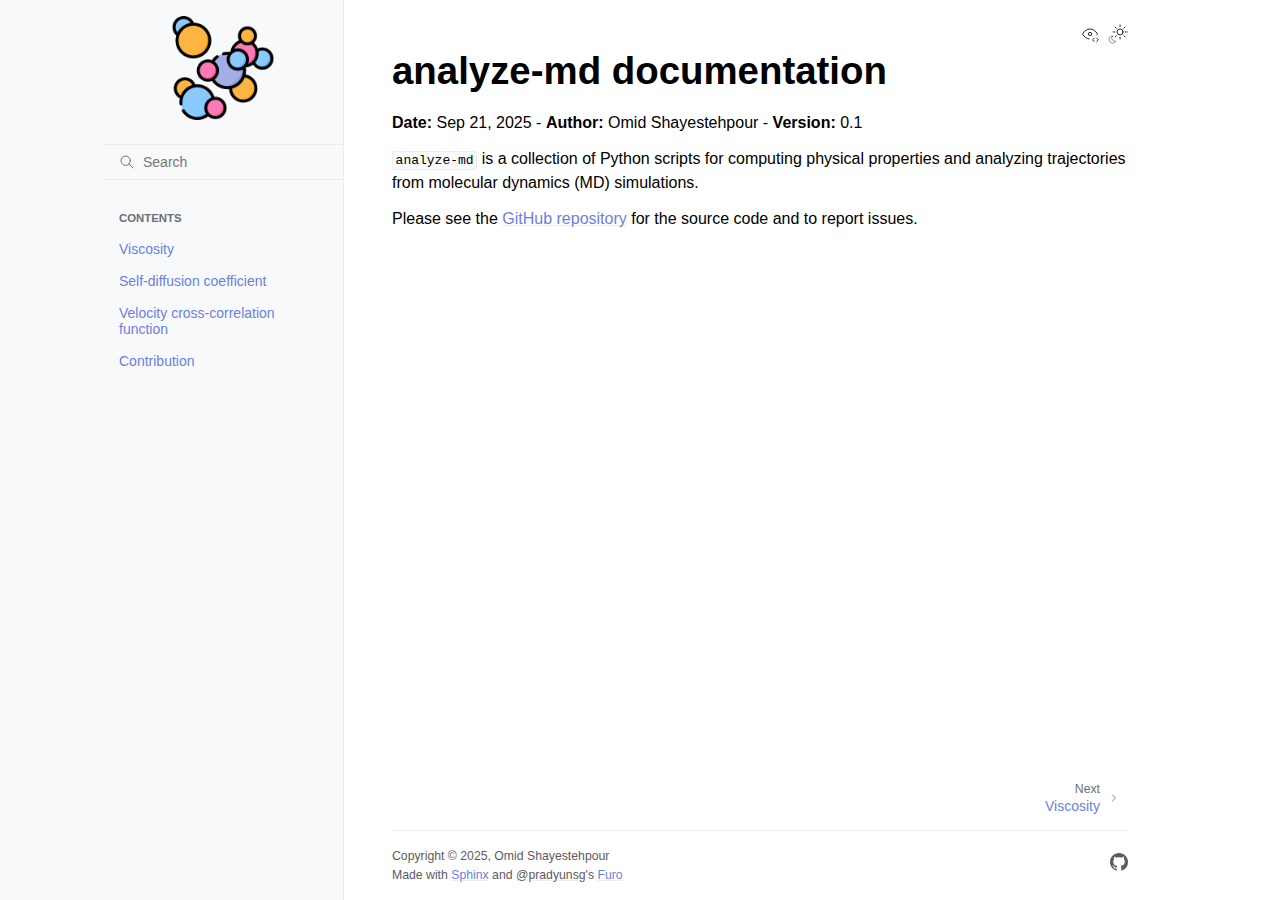
<file: index.html>
<!doctype html>
<html class="no-js" lang="en" data-content_root="">
  <head><meta charset="utf-8"/>
    <meta name="viewport" content="width=device-width,initial-scale=1"/>
    <meta name="color-scheme" content="light dark"><meta name="viewport" content="width=device-width, initial-scale=1" />
<link rel="index" title="Index" href="genindex.html" /><link rel="search" title="Search" href="search.html" /><link rel="next" title="Viscosity" href="viscosity.html" />

    <!-- Generated with Sphinx 7.1.2 and Furo 2024.08.06 -->
        <title>analyze-md</title>
      <link rel="stylesheet" type="text/css" href="_static/pygments.css?v=d75fae25" />
    <link rel="stylesheet" type="text/css" href="_static/styles/furo.css?v=354aac6f" />
    <link rel="stylesheet" type="text/css" href="_static/copybutton.css?v=76b2166b" />
    <link rel="stylesheet" type="text/css" href="_static/design-style.1e8bd061cd6da7fc9cf755528e8ffc24.min.css?v=0a3b3ea7" />
    <link rel="stylesheet" type="text/css" href="_static/styles/furo-extensions.css?v=302659d7" />
    <link rel="stylesheet" type="text/css" href="_static/custom.css?v=161efb4c" />
    
    


<style>
  body {
    --color-code-background: #f0f0f0;
  --color-code-foreground: black;
  --color-problematic: #fe5ca7;
  --color-brand-primary: #6c7fde;
  --color-brand-content: #6c7fde;
  
  }
  @media not print {
    body[data-theme="dark"] {
      --color-code-background: #272822;
  --color-code-foreground: #f8f8f2;
  --color-problematic: #fe5ca7;
  --color-brand-primary: #6c7fde;
  --color-brand-content: #6c7fde;
  
    }
    @media (prefers-color-scheme: dark) {
      body:not([data-theme="light"]) {
        --color-code-background: #272822;
  --color-code-foreground: #f8f8f2;
  --color-problematic: #fe5ca7;
  --color-brand-primary: #6c7fde;
  --color-brand-content: #6c7fde;
  
      }
    }
  }
</style></head>
  <body>
    
    <script>
      document.body.dataset.theme = localStorage.getItem("theme") || "auto";
    </script>
    

<svg xmlns="http://www.w3.org/2000/svg" style="display: none;">
  <symbol id="svg-toc" viewBox="0 0 24 24">
    <title>Contents</title>
    <svg stroke="currentColor" fill="currentColor" stroke-width="0" viewBox="0 0 1024 1024">
      <path d="M408 442h480c4.4 0 8-3.6 8-8v-56c0-4.4-3.6-8-8-8H408c-4.4 0-8 3.6-8 8v56c0 4.4 3.6 8 8 8zm-8 204c0 4.4 3.6 8 8 8h480c4.4 0 8-3.6 8-8v-56c0-4.4-3.6-8-8-8H408c-4.4 0-8 3.6-8 8v56zm504-486H120c-4.4 0-8 3.6-8 8v56c0 4.4 3.6 8 8 8h784c4.4 0 8-3.6 8-8v-56c0-4.4-3.6-8-8-8zm0 632H120c-4.4 0-8 3.6-8 8v56c0 4.4 3.6 8 8 8h784c4.4 0 8-3.6 8-8v-56c0-4.4-3.6-8-8-8zM115.4 518.9L271.7 642c5.8 4.6 14.4.5 14.4-6.9V388.9c0-7.4-8.5-11.5-14.4-6.9L115.4 505.1a8.74 8.74 0 0 0 0 13.8z"/>
    </svg>
  </symbol>
  <symbol id="svg-menu" viewBox="0 0 24 24">
    <title>Menu</title>
    <svg xmlns="http://www.w3.org/2000/svg" viewBox="0 0 24 24" fill="none" stroke="currentColor"
      stroke-width="2" stroke-linecap="round" stroke-linejoin="round" class="feather-menu">
      <line x1="3" y1="12" x2="21" y2="12"></line>
      <line x1="3" y1="6" x2="21" y2="6"></line>
      <line x1="3" y1="18" x2="21" y2="18"></line>
    </svg>
  </symbol>
  <symbol id="svg-arrow-right" viewBox="0 0 24 24">
    <title>Expand</title>
    <svg xmlns="http://www.w3.org/2000/svg" viewBox="0 0 24 24" fill="none" stroke="currentColor"
      stroke-width="2" stroke-linecap="round" stroke-linejoin="round" class="feather-chevron-right">
      <polyline points="9 18 15 12 9 6"></polyline>
    </svg>
  </symbol>
  <symbol id="svg-sun" viewBox="0 0 24 24">
    <title>Light mode</title>
    <svg xmlns="http://www.w3.org/2000/svg" viewBox="0 0 24 24" fill="none" stroke="currentColor"
      stroke-width="1" stroke-linecap="round" stroke-linejoin="round" class="feather-sun">
      <circle cx="12" cy="12" r="5"></circle>
      <line x1="12" y1="1" x2="12" y2="3"></line>
      <line x1="12" y1="21" x2="12" y2="23"></line>
      <line x1="4.22" y1="4.22" x2="5.64" y2="5.64"></line>
      <line x1="18.36" y1="18.36" x2="19.78" y2="19.78"></line>
      <line x1="1" y1="12" x2="3" y2="12"></line>
      <line x1="21" y1="12" x2="23" y2="12"></line>
      <line x1="4.22" y1="19.78" x2="5.64" y2="18.36"></line>
      <line x1="18.36" y1="5.64" x2="19.78" y2="4.22"></line>
    </svg>
  </symbol>
  <symbol id="svg-moon" viewBox="0 0 24 24">
    <title>Dark mode</title>
    <svg xmlns="http://www.w3.org/2000/svg" viewBox="0 0 24 24" fill="none" stroke="currentColor"
      stroke-width="1" stroke-linecap="round" stroke-linejoin="round" class="icon-tabler-moon">
      <path stroke="none" d="M0 0h24v24H0z" fill="none" />
      <path d="M12 3c.132 0 .263 0 .393 0a7.5 7.5 0 0 0 7.92 12.446a9 9 0 1 1 -8.313 -12.454z" />
    </svg>
  </symbol>
  <symbol id="svg-sun-with-moon" viewBox="0 0 24 24">
    <title>Auto light/dark, in light mode</title>
    <svg xmlns="http://www.w3.org/2000/svg" viewBox="0 0 24 24" fill="none" stroke="currentColor"
      stroke-width="1" stroke-linecap="round" stroke-linejoin="round"
      class="icon-custom-derived-from-feather-sun-and-tabler-moon">
      <path style="opacity: 50%" d="M 5.411 14.504 C 5.471 14.504 5.532 14.504 5.591 14.504 C 3.639 16.319 4.383 19.569 6.931 20.352 C 7.693 20.586 8.512 20.551 9.25 20.252 C 8.023 23.207 4.056 23.725 2.11 21.184 C 0.166 18.642 1.702 14.949 4.874 14.536 C 5.051 14.512 5.231 14.5 5.411 14.5 L 5.411 14.504 Z"/>
      <line x1="14.5" y1="3.25" x2="14.5" y2="1.25"/>
      <line x1="14.5" y1="15.85" x2="14.5" y2="17.85"/>
      <line x1="10.044" y1="5.094" x2="8.63" y2="3.68"/>
      <line x1="19" y1="14.05" x2="20.414" y2="15.464"/>
      <line x1="8.2" y1="9.55" x2="6.2" y2="9.55"/>
      <line x1="20.8" y1="9.55" x2="22.8" y2="9.55"/>
      <line x1="10.044" y1="14.006" x2="8.63" y2="15.42"/>
      <line x1="19" y1="5.05" x2="20.414" y2="3.636"/>
      <circle cx="14.5" cy="9.55" r="3.6"/>
    </svg>
  </symbol>
  <symbol id="svg-moon-with-sun" viewBox="0 0 24 24">
    <title>Auto light/dark, in dark mode</title>
    <svg xmlns="http://www.w3.org/2000/svg" viewBox="0 0 24 24" fill="none" stroke="currentColor"
      stroke-width="1" stroke-linecap="round" stroke-linejoin="round"
      class="icon-custom-derived-from-feather-sun-and-tabler-moon">
      <path d="M 8.282 7.007 C 8.385 7.007 8.494 7.007 8.595 7.007 C 5.18 10.184 6.481 15.869 10.942 17.24 C 12.275 17.648 13.706 17.589 15 17.066 C 12.851 22.236 5.91 23.143 2.505 18.696 C -0.897 14.249 1.791 7.786 7.342 7.063 C 7.652 7.021 7.965 7 8.282 7 L 8.282 7.007 Z"/>
      <line style="opacity: 50%" x1="18" y1="3.705" x2="18" y2="2.5"/>
      <line style="opacity: 50%" x1="18" y1="11.295" x2="18" y2="12.5"/>
      <line style="opacity: 50%" x1="15.316" y1="4.816" x2="14.464" y2="3.964"/>
      <line style="opacity: 50%" x1="20.711" y1="10.212" x2="21.563" y2="11.063"/>
      <line style="opacity: 50%" x1="14.205" y1="7.5" x2="13.001" y2="7.5"/>
      <line style="opacity: 50%" x1="21.795" y1="7.5" x2="23" y2="7.5"/>
      <line style="opacity: 50%" x1="15.316" y1="10.184" x2="14.464" y2="11.036"/>
      <line style="opacity: 50%" x1="20.711" y1="4.789" x2="21.563" y2="3.937"/>
      <circle style="opacity: 50%" cx="18" cy="7.5" r="2.169"/>
    </svg>
  </symbol>
  <symbol id="svg-pencil" viewBox="0 0 24 24">
    <svg xmlns="http://www.w3.org/2000/svg" viewBox="0 0 24 24" fill="none" stroke="currentColor"
      stroke-width="1" stroke-linecap="round" stroke-linejoin="round" class="icon-tabler-pencil-code">
      <path d="M4 20h4l10.5 -10.5a2.828 2.828 0 1 0 -4 -4l-10.5 10.5v4" />
      <path d="M13.5 6.5l4 4" />
      <path d="M20 21l2 -2l-2 -2" />
      <path d="M17 17l-2 2l2 2" />
    </svg>
  </symbol>
  <symbol id="svg-eye" viewBox="0 0 24 24">
    <svg xmlns="http://www.w3.org/2000/svg" viewBox="0 0 24 24" fill="none" stroke="currentColor"
      stroke-width="1" stroke-linecap="round" stroke-linejoin="round" class="icon-tabler-eye-code">
      <path stroke="none" d="M0 0h24v24H0z" fill="none" />
      <path d="M10 12a2 2 0 1 0 4 0a2 2 0 0 0 -4 0" />
      <path
        d="M11.11 17.958c-3.209 -.307 -5.91 -2.293 -8.11 -5.958c2.4 -4 5.4 -6 9 -6c3.6 0 6.6 2 9 6c-.21 .352 -.427 .688 -.647 1.008" />
      <path d="M20 21l2 -2l-2 -2" />
      <path d="M17 17l-2 2l2 2" />
    </svg>
  </symbol>
</svg>

<input type="checkbox" class="sidebar-toggle" name="__navigation" id="__navigation">
<input type="checkbox" class="sidebar-toggle" name="__toc" id="__toc">
<label class="overlay sidebar-overlay" for="__navigation">
  <div class="visually-hidden">Hide navigation sidebar</div>
</label>
<label class="overlay toc-overlay" for="__toc">
  <div class="visually-hidden">Hide table of contents sidebar</div>
</label>

<a class="skip-to-content muted-link" href="#furo-main-content">Skip to content</a>



<div class="page">
  <header class="mobile-header">
    <div class="header-left">
      <label class="nav-overlay-icon" for="__navigation">
        <div class="visually-hidden">Toggle site navigation sidebar</div>
        <i class="icon"><svg><use href="#svg-menu"></use></svg></i>
      </label>
    </div>
    <div class="header-center">
      <a href="#"><div class="brand">analyze-md</div></a>
    </div>
    <div class="header-right">
      <div class="theme-toggle-container theme-toggle-header">
        <button class="theme-toggle">
          <div class="visually-hidden">Toggle Light / Dark / Auto color theme</div>
          <svg class="theme-icon-when-auto-light"><use href="#svg-sun-with-moon"></use></svg>
          <svg class="theme-icon-when-auto-dark"><use href="#svg-moon-with-sun"></use></svg>
          <svg class="theme-icon-when-dark"><use href="#svg-moon"></use></svg>
          <svg class="theme-icon-when-light"><use href="#svg-sun"></use></svg>
        </button>
      </div>
      <label class="toc-overlay-icon toc-header-icon no-toc" for="__toc">
        <div class="visually-hidden">Toggle table of contents sidebar</div>
        <i class="icon"><svg><use href="#svg-toc"></use></svg></i>
      </label>
    </div>
  </header>
  <aside class="sidebar-drawer">
    <div class="sidebar-container">
      
      <div class="sidebar-sticky"><a class="sidebar-brand" href="#">
  
  <div class="sidebar-logo-container">
    <img class="sidebar-logo" src="_static/logo.png" alt="Logo"/>
  </div>
  
  
</a><form class="sidebar-search-container" method="get" action="search.html" role="search">
  <input class="sidebar-search" placeholder="Search" name="q" aria-label="Search">
  <input type="hidden" name="check_keywords" value="yes">
  <input type="hidden" name="area" value="default">
</form>
<div id="searchbox"></div><div class="sidebar-scroll"><div class="sidebar-tree">
  <p class="caption" role="heading"><span class="caption-text">Contents</span></p>
<ul>
<li class="toctree-l1"><a class="reference internal" href="viscosity.html">Viscosity</a></li>
<li class="toctree-l1"><a class="reference internal" href="self-diffusion.html">Self-diffusion coefficient</a></li>
<li class="toctree-l1"><a class="reference internal" href="cross-correlation.html">Velocity cross-correlation function</a></li>
<li class="toctree-l1"><a class="reference internal" href="contribution.html">Contribution</a></li>
</ul>

</div>
</div>

      </div>
      
    </div>
  </aside>
  <div class="main">
    <div class="content">
      <div class="article-container">
        <a href="#" class="back-to-top muted-link">
          <svg xmlns="http://www.w3.org/2000/svg" viewBox="0 0 24 24">
            <path d="M13 20h-2V8l-5.5 5.5-1.42-1.42L12 4.16l7.92 7.92-1.42 1.42L13 8v12z"></path>
          </svg>
          <span>Back to top</span>
        </a>
        <div class="content-icon-container">
          <div class="view-this-page">
  <a class="muted-link" href="_sources/index.rst.txt" title="View this page">
    <svg><use href="#svg-eye"></use></svg>
    <span class="visually-hidden">View this page</span>
  </a>
</div>
<div class="theme-toggle-container theme-toggle-content">
            <button class="theme-toggle">
              <div class="visually-hidden">Toggle Light / Dark / Auto color theme</div>
              <svg class="theme-icon-when-auto-light"><use href="#svg-sun-with-moon"></use></svg>
              <svg class="theme-icon-when-auto-dark"><use href="#svg-moon-with-sun"></use></svg>
              <svg class="theme-icon-when-dark"><use href="#svg-moon"></use></svg>
              <svg class="theme-icon-when-light"><use href="#svg-sun"></use></svg>
            </button>
          </div>
          <label class="toc-overlay-icon toc-content-icon no-toc" for="__toc">
            <div class="visually-hidden">Toggle table of contents sidebar</div>
            <i class="icon"><svg><use href="#svg-toc"></use></svg></i>
          </label>
        </div>
        <article role="main" id="furo-main-content">
          <div class="toctree-wrapper compound">
</div>
<section id="analyze-md-documentation">
<h1>analyze-md documentation<a class="headerlink" href="#analyze-md-documentation" title="Permalink to this heading">¶</a></h1>
<p><strong>Date:</strong> Sep 21, 2025 - <strong>Author:</strong> Omid Shayestehpour - <strong>Version:</strong> 0.1</p>
<p><code class="docutils literal notranslate"><span class="pre">analyze-md</span></code> is a collection of Python scripts for computing physical properties and analyzing trajectories from molecular dynamics (MD) simulations.</p>
<p>Please see the <a class="reference external" href="https://github.com/omidshy/analyze-md">GitHub repository</a> for the source code and to report issues.</p>
</section>

        </article>
      </div>
      <footer>
        
        <div class="related-pages">
          <a class="next-page" href="viscosity.html">
              <div class="page-info">
                <div class="context">
                  <span>Next</span>
                </div>
                <div class="title">Viscosity</div>
              </div>
              <svg class="furo-related-icon"><use href="#svg-arrow-right"></use></svg>
            </a>
          
        </div>
        <div class="bottom-of-page">
          <div class="left-details">
            <div class="copyright">
                Copyright &#169; 2025, Omid Shayestehpour
            </div>
            Made with <a href="https://www.sphinx-doc.org/">Sphinx</a> and <a class="muted-link" href="https://pradyunsg.me">@pradyunsg</a>'s
            
            <a href="https://github.com/pradyunsg/furo">Furo</a>
            
          </div>
          <div class="right-details">
            <div class="icons">
              <a class="muted-link " href="https://github.com/omidshy/analyze-md" aria-label="GitHub">
                <svg stroke="currentColor" fill="currentColor" stroke-width="0" viewBox="0 0 16 16">
                    <path fill-rule="evenodd" d="M8 0C3.58 0 0 3.58 0 8c0 3.54 2.29 6.53 5.47 7.59.4.07.55-.17.55-.38 0-.19-.01-.82-.01-1.49-2.01.37-2.53-.49-2.69-.94-.09-.23-.48-.94-.82-1.13-.28-.15-.68-.52-.01-.53.63-.01 1.08.58 1.23.82.72 1.21 1.87.87 2.33.66.07-.52.28-.87.51-1.07-1.78-.2-3.64-.89-3.64-3.95 0-.87.31-1.59.82-2.15-.08-.2-.36-1.02.08-2.12 0 0 .67-.21 2.2.82.64-.18 1.32-.27 2-.27.68 0 1.36.09 2 .27 1.53-1.04 2.2-.82 2.2-.82.44 1.1.16 1.92.08 2.12.51.56.82 1.27.82 2.15 0 3.07-1.87 3.75-3.65 3.95.29.25.54.73.54 1.48 0 1.07-.01 1.93-.01 2.2 0 .21.15.46.55.38A8.013 8.013 0 0 0 16 8c0-4.42-3.58-8-8-8z"></path>
                </svg>
            </a>
              
            </div>
          </div>
        </div>
        
      </footer>
    </div>
    <aside class="toc-drawer no-toc">
      
      
      
    </aside>
  </div>
</div><script data-url_root="./" id="documentation_options" src="_static/documentation_options.js?v=e031e9a9"></script>
    <script src="_static/doctools.js?v=888ff710"></script>
    <script src="_static/sphinx_highlight.js?v=4825356b"></script>
    <script src="_static/scripts/furo.js?v=5fa4622c"></script>
    <script src="_static/clipboard.min.js?v=a7894cd8"></script>
    <script src="_static/copybutton.js?v=30646c52"></script>
    <script src="_static/design-tabs.js?v=36754332"></script>
    </body>
</html>
</file>
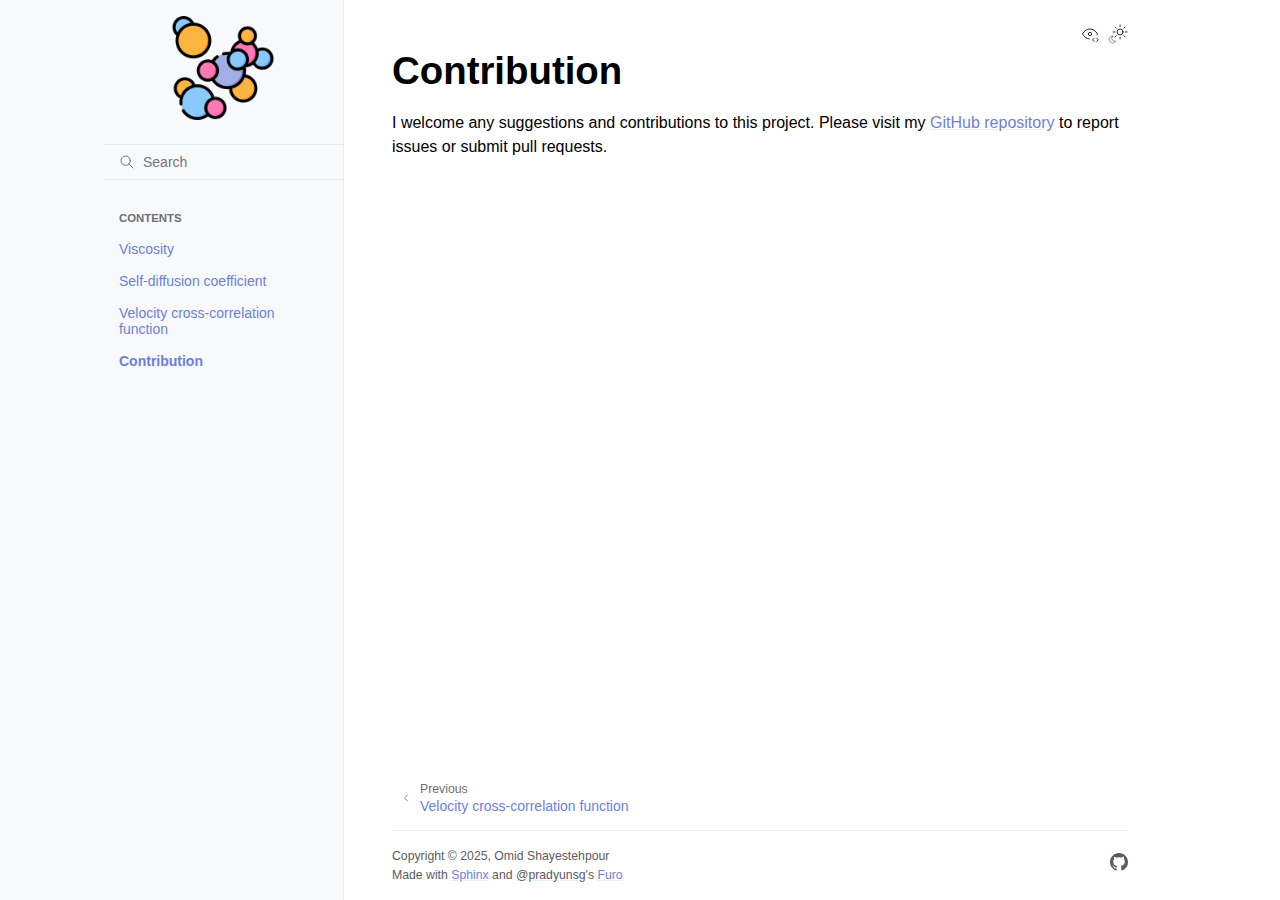
<file: contribution.html>
<!doctype html>
<html class="no-js" lang="en" data-content_root="">
  <head><meta charset="utf-8"/>
    <meta name="viewport" content="width=device-width,initial-scale=1"/>
    <meta name="color-scheme" content="light dark"><meta name="viewport" content="width=device-width, initial-scale=1" />
<link rel="index" title="Index" href="genindex.html" /><link rel="search" title="Search" href="search.html" /><link rel="prev" title="Velocity cross-correlation function" href="cross-correlation.html" />

    <!-- Generated with Sphinx 7.1.2 and Furo 2024.08.06 -->
        <title>Contribution - analyze-md</title>
      <link rel="stylesheet" type="text/css" href="_static/pygments.css?v=d75fae25" />
    <link rel="stylesheet" type="text/css" href="_static/styles/furo.css?v=354aac6f" />
    <link rel="stylesheet" type="text/css" href="_static/copybutton.css?v=76b2166b" />
    <link rel="stylesheet" type="text/css" href="_static/design-style.1e8bd061cd6da7fc9cf755528e8ffc24.min.css?v=0a3b3ea7" />
    <link rel="stylesheet" type="text/css" href="_static/styles/furo-extensions.css?v=302659d7" />
    <link rel="stylesheet" type="text/css" href="_static/custom.css?v=161efb4c" />
    
    


<style>
  body {
    --color-code-background: #f0f0f0;
  --color-code-foreground: black;
  --color-problematic: #fe5ca7;
  --color-brand-primary: #6c7fde;
  --color-brand-content: #6c7fde;
  
  }
  @media not print {
    body[data-theme="dark"] {
      --color-code-background: #272822;
  --color-code-foreground: #f8f8f2;
  --color-problematic: #fe5ca7;
  --color-brand-primary: #6c7fde;
  --color-brand-content: #6c7fde;
  
    }
    @media (prefers-color-scheme: dark) {
      body:not([data-theme="light"]) {
        --color-code-background: #272822;
  --color-code-foreground: #f8f8f2;
  --color-problematic: #fe5ca7;
  --color-brand-primary: #6c7fde;
  --color-brand-content: #6c7fde;
  
      }
    }
  }
</style></head>
  <body>
    
    <script>
      document.body.dataset.theme = localStorage.getItem("theme") || "auto";
    </script>
    

<svg xmlns="http://www.w3.org/2000/svg" style="display: none;">
  <symbol id="svg-toc" viewBox="0 0 24 24">
    <title>Contents</title>
    <svg stroke="currentColor" fill="currentColor" stroke-width="0" viewBox="0 0 1024 1024">
      <path d="M408 442h480c4.4 0 8-3.6 8-8v-56c0-4.4-3.6-8-8-8H408c-4.4 0-8 3.6-8 8v56c0 4.4 3.6 8 8 8zm-8 204c0 4.4 3.6 8 8 8h480c4.4 0 8-3.6 8-8v-56c0-4.4-3.6-8-8-8H408c-4.4 0-8 3.6-8 8v56zm504-486H120c-4.4 0-8 3.6-8 8v56c0 4.4 3.6 8 8 8h784c4.4 0 8-3.6 8-8v-56c0-4.4-3.6-8-8-8zm0 632H120c-4.4 0-8 3.6-8 8v56c0 4.4 3.6 8 8 8h784c4.4 0 8-3.6 8-8v-56c0-4.4-3.6-8-8-8zM115.4 518.9L271.7 642c5.8 4.6 14.4.5 14.4-6.9V388.9c0-7.4-8.5-11.5-14.4-6.9L115.4 505.1a8.74 8.74 0 0 0 0 13.8z"/>
    </svg>
  </symbol>
  <symbol id="svg-menu" viewBox="0 0 24 24">
    <title>Menu</title>
    <svg xmlns="http://www.w3.org/2000/svg" viewBox="0 0 24 24" fill="none" stroke="currentColor"
      stroke-width="2" stroke-linecap="round" stroke-linejoin="round" class="feather-menu">
      <line x1="3" y1="12" x2="21" y2="12"></line>
      <line x1="3" y1="6" x2="21" y2="6"></line>
      <line x1="3" y1="18" x2="21" y2="18"></line>
    </svg>
  </symbol>
  <symbol id="svg-arrow-right" viewBox="0 0 24 24">
    <title>Expand</title>
    <svg xmlns="http://www.w3.org/2000/svg" viewBox="0 0 24 24" fill="none" stroke="currentColor"
      stroke-width="2" stroke-linecap="round" stroke-linejoin="round" class="feather-chevron-right">
      <polyline points="9 18 15 12 9 6"></polyline>
    </svg>
  </symbol>
  <symbol id="svg-sun" viewBox="0 0 24 24">
    <title>Light mode</title>
    <svg xmlns="http://www.w3.org/2000/svg" viewBox="0 0 24 24" fill="none" stroke="currentColor"
      stroke-width="1" stroke-linecap="round" stroke-linejoin="round" class="feather-sun">
      <circle cx="12" cy="12" r="5"></circle>
      <line x1="12" y1="1" x2="12" y2="3"></line>
      <line x1="12" y1="21" x2="12" y2="23"></line>
      <line x1="4.22" y1="4.22" x2="5.64" y2="5.64"></line>
      <line x1="18.36" y1="18.36" x2="19.78" y2="19.78"></line>
      <line x1="1" y1="12" x2="3" y2="12"></line>
      <line x1="21" y1="12" x2="23" y2="12"></line>
      <line x1="4.22" y1="19.78" x2="5.64" y2="18.36"></line>
      <line x1="18.36" y1="5.64" x2="19.78" y2="4.22"></line>
    </svg>
  </symbol>
  <symbol id="svg-moon" viewBox="0 0 24 24">
    <title>Dark mode</title>
    <svg xmlns="http://www.w3.org/2000/svg" viewBox="0 0 24 24" fill="none" stroke="currentColor"
      stroke-width="1" stroke-linecap="round" stroke-linejoin="round" class="icon-tabler-moon">
      <path stroke="none" d="M0 0h24v24H0z" fill="none" />
      <path d="M12 3c.132 0 .263 0 .393 0a7.5 7.5 0 0 0 7.92 12.446a9 9 0 1 1 -8.313 -12.454z" />
    </svg>
  </symbol>
  <symbol id="svg-sun-with-moon" viewBox="0 0 24 24">
    <title>Auto light/dark, in light mode</title>
    <svg xmlns="http://www.w3.org/2000/svg" viewBox="0 0 24 24" fill="none" stroke="currentColor"
      stroke-width="1" stroke-linecap="round" stroke-linejoin="round"
      class="icon-custom-derived-from-feather-sun-and-tabler-moon">
      <path style="opacity: 50%" d="M 5.411 14.504 C 5.471 14.504 5.532 14.504 5.591 14.504 C 3.639 16.319 4.383 19.569 6.931 20.352 C 7.693 20.586 8.512 20.551 9.25 20.252 C 8.023 23.207 4.056 23.725 2.11 21.184 C 0.166 18.642 1.702 14.949 4.874 14.536 C 5.051 14.512 5.231 14.5 5.411 14.5 L 5.411 14.504 Z"/>
      <line x1="14.5" y1="3.25" x2="14.5" y2="1.25"/>
      <line x1="14.5" y1="15.85" x2="14.5" y2="17.85"/>
      <line x1="10.044" y1="5.094" x2="8.63" y2="3.68"/>
      <line x1="19" y1="14.05" x2="20.414" y2="15.464"/>
      <line x1="8.2" y1="9.55" x2="6.2" y2="9.55"/>
      <line x1="20.8" y1="9.55" x2="22.8" y2="9.55"/>
      <line x1="10.044" y1="14.006" x2="8.63" y2="15.42"/>
      <line x1="19" y1="5.05" x2="20.414" y2="3.636"/>
      <circle cx="14.5" cy="9.55" r="3.6"/>
    </svg>
  </symbol>
  <symbol id="svg-moon-with-sun" viewBox="0 0 24 24">
    <title>Auto light/dark, in dark mode</title>
    <svg xmlns="http://www.w3.org/2000/svg" viewBox="0 0 24 24" fill="none" stroke="currentColor"
      stroke-width="1" stroke-linecap="round" stroke-linejoin="round"
      class="icon-custom-derived-from-feather-sun-and-tabler-moon">
      <path d="M 8.282 7.007 C 8.385 7.007 8.494 7.007 8.595 7.007 C 5.18 10.184 6.481 15.869 10.942 17.24 C 12.275 17.648 13.706 17.589 15 17.066 C 12.851 22.236 5.91 23.143 2.505 18.696 C -0.897 14.249 1.791 7.786 7.342 7.063 C 7.652 7.021 7.965 7 8.282 7 L 8.282 7.007 Z"/>
      <line style="opacity: 50%" x1="18" y1="3.705" x2="18" y2="2.5"/>
      <line style="opacity: 50%" x1="18" y1="11.295" x2="18" y2="12.5"/>
      <line style="opacity: 50%" x1="15.316" y1="4.816" x2="14.464" y2="3.964"/>
      <line style="opacity: 50%" x1="20.711" y1="10.212" x2="21.563" y2="11.063"/>
      <line style="opacity: 50%" x1="14.205" y1="7.5" x2="13.001" y2="7.5"/>
      <line style="opacity: 50%" x1="21.795" y1="7.5" x2="23" y2="7.5"/>
      <line style="opacity: 50%" x1="15.316" y1="10.184" x2="14.464" y2="11.036"/>
      <line style="opacity: 50%" x1="20.711" y1="4.789" x2="21.563" y2="3.937"/>
      <circle style="opacity: 50%" cx="18" cy="7.5" r="2.169"/>
    </svg>
  </symbol>
  <symbol id="svg-pencil" viewBox="0 0 24 24">
    <svg xmlns="http://www.w3.org/2000/svg" viewBox="0 0 24 24" fill="none" stroke="currentColor"
      stroke-width="1" stroke-linecap="round" stroke-linejoin="round" class="icon-tabler-pencil-code">
      <path d="M4 20h4l10.5 -10.5a2.828 2.828 0 1 0 -4 -4l-10.5 10.5v4" />
      <path d="M13.5 6.5l4 4" />
      <path d="M20 21l2 -2l-2 -2" />
      <path d="M17 17l-2 2l2 2" />
    </svg>
  </symbol>
  <symbol id="svg-eye" viewBox="0 0 24 24">
    <svg xmlns="http://www.w3.org/2000/svg" viewBox="0 0 24 24" fill="none" stroke="currentColor"
      stroke-width="1" stroke-linecap="round" stroke-linejoin="round" class="icon-tabler-eye-code">
      <path stroke="none" d="M0 0h24v24H0z" fill="none" />
      <path d="M10 12a2 2 0 1 0 4 0a2 2 0 0 0 -4 0" />
      <path
        d="M11.11 17.958c-3.209 -.307 -5.91 -2.293 -8.11 -5.958c2.4 -4 5.4 -6 9 -6c3.6 0 6.6 2 9 6c-.21 .352 -.427 .688 -.647 1.008" />
      <path d="M20 21l2 -2l-2 -2" />
      <path d="M17 17l-2 2l2 2" />
    </svg>
  </symbol>
</svg>

<input type="checkbox" class="sidebar-toggle" name="__navigation" id="__navigation">
<input type="checkbox" class="sidebar-toggle" name="__toc" id="__toc">
<label class="overlay sidebar-overlay" for="__navigation">
  <div class="visually-hidden">Hide navigation sidebar</div>
</label>
<label class="overlay toc-overlay" for="__toc">
  <div class="visually-hidden">Hide table of contents sidebar</div>
</label>

<a class="skip-to-content muted-link" href="#furo-main-content">Skip to content</a>



<div class="page">
  <header class="mobile-header">
    <div class="header-left">
      <label class="nav-overlay-icon" for="__navigation">
        <div class="visually-hidden">Toggle site navigation sidebar</div>
        <i class="icon"><svg><use href="#svg-menu"></use></svg></i>
      </label>
    </div>
    <div class="header-center">
      <a href="index.html"><div class="brand">analyze-md</div></a>
    </div>
    <div class="header-right">
      <div class="theme-toggle-container theme-toggle-header">
        <button class="theme-toggle">
          <div class="visually-hidden">Toggle Light / Dark / Auto color theme</div>
          <svg class="theme-icon-when-auto-light"><use href="#svg-sun-with-moon"></use></svg>
          <svg class="theme-icon-when-auto-dark"><use href="#svg-moon-with-sun"></use></svg>
          <svg class="theme-icon-when-dark"><use href="#svg-moon"></use></svg>
          <svg class="theme-icon-when-light"><use href="#svg-sun"></use></svg>
        </button>
      </div>
      <label class="toc-overlay-icon toc-header-icon no-toc" for="__toc">
        <div class="visually-hidden">Toggle table of contents sidebar</div>
        <i class="icon"><svg><use href="#svg-toc"></use></svg></i>
      </label>
    </div>
  </header>
  <aside class="sidebar-drawer">
    <div class="sidebar-container">
      
      <div class="sidebar-sticky"><a class="sidebar-brand" href="index.html">
  
  <div class="sidebar-logo-container">
    <img class="sidebar-logo" src="_static/logo.png" alt="Logo"/>
  </div>
  
  
</a><form class="sidebar-search-container" method="get" action="search.html" role="search">
  <input class="sidebar-search" placeholder="Search" name="q" aria-label="Search">
  <input type="hidden" name="check_keywords" value="yes">
  <input type="hidden" name="area" value="default">
</form>
<div id="searchbox"></div><div class="sidebar-scroll"><div class="sidebar-tree">
  <p class="caption" role="heading"><span class="caption-text">Contents</span></p>
<ul class="current">
<li class="toctree-l1"><a class="reference internal" href="viscosity.html">Viscosity</a></li>
<li class="toctree-l1"><a class="reference internal" href="self-diffusion.html">Self-diffusion coefficient</a></li>
<li class="toctree-l1"><a class="reference internal" href="cross-correlation.html">Velocity cross-correlation function</a></li>
<li class="toctree-l1 current current-page"><a class="current reference internal" href="#">Contribution</a></li>
</ul>

</div>
</div>

      </div>
      
    </div>
  </aside>
  <div class="main">
    <div class="content">
      <div class="article-container">
        <a href="#" class="back-to-top muted-link">
          <svg xmlns="http://www.w3.org/2000/svg" viewBox="0 0 24 24">
            <path d="M13 20h-2V8l-5.5 5.5-1.42-1.42L12 4.16l7.92 7.92-1.42 1.42L13 8v12z"></path>
          </svg>
          <span>Back to top</span>
        </a>
        <div class="content-icon-container">
          <div class="view-this-page">
  <a class="muted-link" href="_sources/contribution.rst.txt" title="View this page">
    <svg><use href="#svg-eye"></use></svg>
    <span class="visually-hidden">View this page</span>
  </a>
</div>
<div class="theme-toggle-container theme-toggle-content">
            <button class="theme-toggle">
              <div class="visually-hidden">Toggle Light / Dark / Auto color theme</div>
              <svg class="theme-icon-when-auto-light"><use href="#svg-sun-with-moon"></use></svg>
              <svg class="theme-icon-when-auto-dark"><use href="#svg-moon-with-sun"></use></svg>
              <svg class="theme-icon-when-dark"><use href="#svg-moon"></use></svg>
              <svg class="theme-icon-when-light"><use href="#svg-sun"></use></svg>
            </button>
          </div>
          <label class="toc-overlay-icon toc-content-icon no-toc" for="__toc">
            <div class="visually-hidden">Toggle table of contents sidebar</div>
            <i class="icon"><svg><use href="#svg-toc"></use></svg></i>
          </label>
        </div>
        <article role="main" id="furo-main-content">
          <section id="contribution">
<h1>Contribution<a class="headerlink" href="#contribution" title="Permalink to this heading">¶</a></h1>
<p>I welcome any suggestions and contributions to this project.
Please visit my <a class="reference external" href="https://github.com/omidshy/analyze-md">GitHub repository</a> to report issues or submit pull requests.</p>
</section>

        </article>
      </div>
      <footer>
        
        <div class="related-pages">
          
          <a class="prev-page" href="cross-correlation.html">
              <svg class="furo-related-icon"><use href="#svg-arrow-right"></use></svg>
              <div class="page-info">
                <div class="context">
                  <span>Previous</span>
                </div>
                
                <div class="title">Velocity cross-correlation function</div>
                
              </div>
            </a>
        </div>
        <div class="bottom-of-page">
          <div class="left-details">
            <div class="copyright">
                Copyright &#169; 2025, Omid Shayestehpour
            </div>
            Made with <a href="https://www.sphinx-doc.org/">Sphinx</a> and <a class="muted-link" href="https://pradyunsg.me">@pradyunsg</a>'s
            
            <a href="https://github.com/pradyunsg/furo">Furo</a>
            
          </div>
          <div class="right-details">
            <div class="icons">
              <a class="muted-link " href="https://github.com/omidshy/analyze-md" aria-label="GitHub">
                <svg stroke="currentColor" fill="currentColor" stroke-width="0" viewBox="0 0 16 16">
                    <path fill-rule="evenodd" d="M8 0C3.58 0 0 3.58 0 8c0 3.54 2.29 6.53 5.47 7.59.4.07.55-.17.55-.38 0-.19-.01-.82-.01-1.49-2.01.37-2.53-.49-2.69-.94-.09-.23-.48-.94-.82-1.13-.28-.15-.68-.52-.01-.53.63-.01 1.08.58 1.23.82.72 1.21 1.87.87 2.33.66.07-.52.28-.87.51-1.07-1.78-.2-3.64-.89-3.64-3.95 0-.87.31-1.59.82-2.15-.08-.2-.36-1.02.08-2.12 0 0 .67-.21 2.2.82.64-.18 1.32-.27 2-.27.68 0 1.36.09 2 .27 1.53-1.04 2.2-.82 2.2-.82.44 1.1.16 1.92.08 2.12.51.56.82 1.27.82 2.15 0 3.07-1.87 3.75-3.65 3.95.29.25.54.73.54 1.48 0 1.07-.01 1.93-.01 2.2 0 .21.15.46.55.38A8.013 8.013 0 0 0 16 8c0-4.42-3.58-8-8-8z"></path>
                </svg>
            </a>
              
            </div>
          </div>
        </div>
        
      </footer>
    </div>
    <aside class="toc-drawer no-toc">
      
      
      
    </aside>
  </div>
</div><script data-url_root="./" id="documentation_options" src="_static/documentation_options.js?v=e031e9a9"></script>
    <script src="_static/doctools.js?v=888ff710"></script>
    <script src="_static/sphinx_highlight.js?v=4825356b"></script>
    <script src="_static/scripts/furo.js?v=5fa4622c"></script>
    <script src="_static/clipboard.min.js?v=a7894cd8"></script>
    <script src="_static/copybutton.js?v=30646c52"></script>
    <script src="_static/design-tabs.js?v=36754332"></script>
    </body>
</html>
</file>
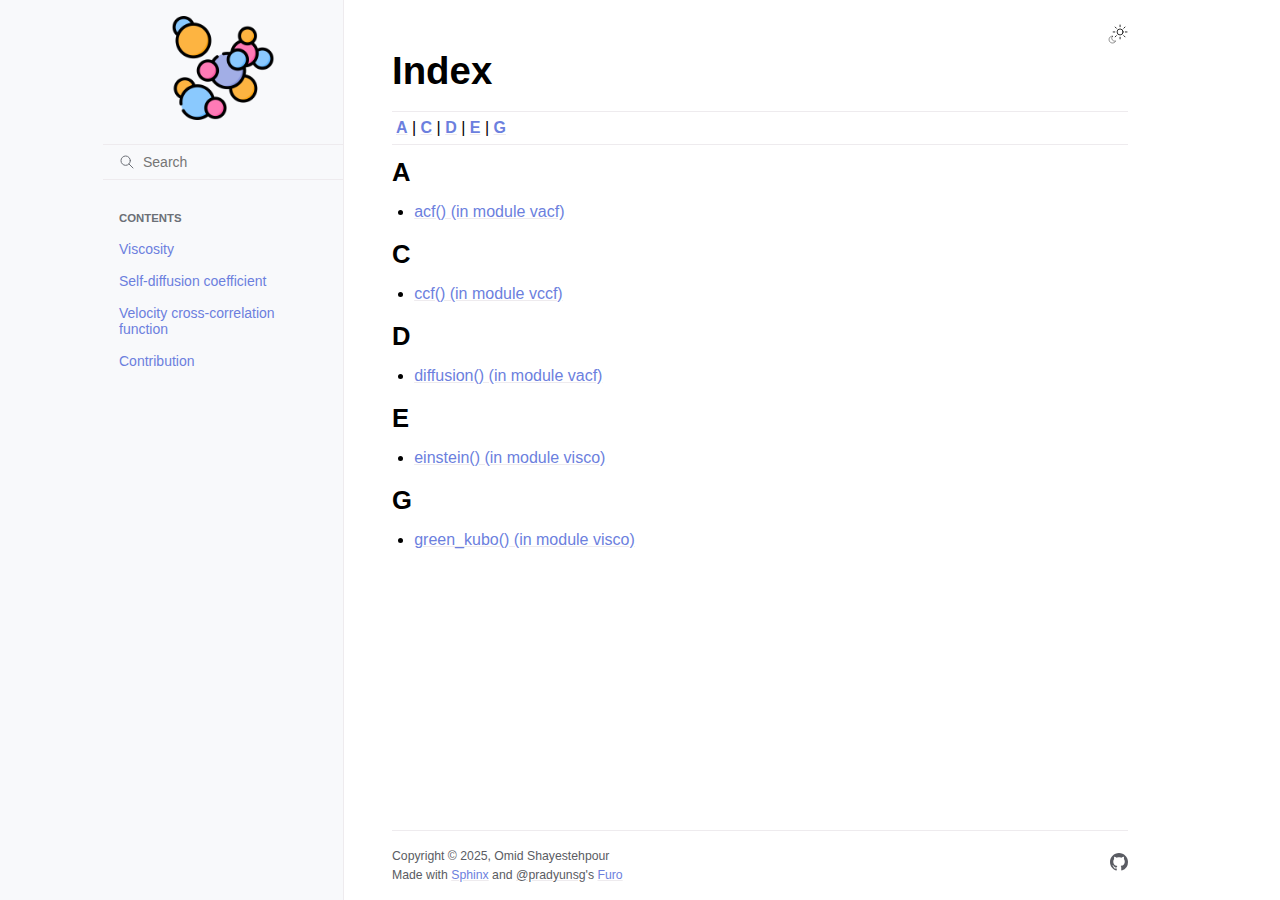
<file: genindex.html>
<!doctype html>
<html class="no-js" lang="en" data-content_root="">
  <head><meta charset="utf-8"/>
    <meta name="viewport" content="width=device-width,initial-scale=1"/>
    <meta name="color-scheme" content="light dark"><link rel="index" title="Index" href="#" /><link rel="search" title="Search" href="search.html" />

    <!-- Generated with Sphinx 7.1.2 and Furo 2024.08.06 --><title>Index - analyze-md</title>
<link rel="stylesheet" type="text/css" href="_static/pygments.css?v=d75fae25" />
    <link rel="stylesheet" type="text/css" href="_static/styles/furo.css?v=354aac6f" />
    <link rel="stylesheet" type="text/css" href="_static/copybutton.css?v=76b2166b" />
    <link rel="stylesheet" type="text/css" href="_static/design-style.1e8bd061cd6da7fc9cf755528e8ffc24.min.css?v=0a3b3ea7" />
    <link rel="stylesheet" type="text/css" href="_static/styles/furo-extensions.css?v=302659d7" />
    <link rel="stylesheet" type="text/css" href="_static/custom.css?v=87a8a40e" />
    
    


<style>
  body {
    --color-code-background: #f0f0f0;
  --color-code-foreground: black;
  --color-problematic: #fe5ca7;
  --color-brand-primary: #6c7fde;
  --color-brand-content: #6c7fde;
  
  }
  @media not print {
    body[data-theme="dark"] {
      --color-code-background: #272822;
  --color-code-foreground: #f8f8f2;
  --color-problematic: #fe5ca7;
  --color-brand-primary: #6c7fde;
  --color-brand-content: #6c7fde;
  
    }
    @media (prefers-color-scheme: dark) {
      body:not([data-theme="light"]) {
        --color-code-background: #272822;
  --color-code-foreground: #f8f8f2;
  --color-problematic: #fe5ca7;
  --color-brand-primary: #6c7fde;
  --color-brand-content: #6c7fde;
  
      }
    }
  }
</style></head>
  <body>
    
    <script>
      document.body.dataset.theme = localStorage.getItem("theme") || "auto";
    </script>
    

<svg xmlns="http://www.w3.org/2000/svg" style="display: none;">
  <symbol id="svg-toc" viewBox="0 0 24 24">
    <title>Contents</title>
    <svg stroke="currentColor" fill="currentColor" stroke-width="0" viewBox="0 0 1024 1024">
      <path d="M408 442h480c4.4 0 8-3.6 8-8v-56c0-4.4-3.6-8-8-8H408c-4.4 0-8 3.6-8 8v56c0 4.4 3.6 8 8 8zm-8 204c0 4.4 3.6 8 8 8h480c4.4 0 8-3.6 8-8v-56c0-4.4-3.6-8-8-8H408c-4.4 0-8 3.6-8 8v56zm504-486H120c-4.4 0-8 3.6-8 8v56c0 4.4 3.6 8 8 8h784c4.4 0 8-3.6 8-8v-56c0-4.4-3.6-8-8-8zm0 632H120c-4.4 0-8 3.6-8 8v56c0 4.4 3.6 8 8 8h784c4.4 0 8-3.6 8-8v-56c0-4.4-3.6-8-8-8zM115.4 518.9L271.7 642c5.8 4.6 14.4.5 14.4-6.9V388.9c0-7.4-8.5-11.5-14.4-6.9L115.4 505.1a8.74 8.74 0 0 0 0 13.8z"/>
    </svg>
  </symbol>
  <symbol id="svg-menu" viewBox="0 0 24 24">
    <title>Menu</title>
    <svg xmlns="http://www.w3.org/2000/svg" viewBox="0 0 24 24" fill="none" stroke="currentColor"
      stroke-width="2" stroke-linecap="round" stroke-linejoin="round" class="feather-menu">
      <line x1="3" y1="12" x2="21" y2="12"></line>
      <line x1="3" y1="6" x2="21" y2="6"></line>
      <line x1="3" y1="18" x2="21" y2="18"></line>
    </svg>
  </symbol>
  <symbol id="svg-arrow-right" viewBox="0 0 24 24">
    <title>Expand</title>
    <svg xmlns="http://www.w3.org/2000/svg" viewBox="0 0 24 24" fill="none" stroke="currentColor"
      stroke-width="2" stroke-linecap="round" stroke-linejoin="round" class="feather-chevron-right">
      <polyline points="9 18 15 12 9 6"></polyline>
    </svg>
  </symbol>
  <symbol id="svg-sun" viewBox="0 0 24 24">
    <title>Light mode</title>
    <svg xmlns="http://www.w3.org/2000/svg" viewBox="0 0 24 24" fill="none" stroke="currentColor"
      stroke-width="1" stroke-linecap="round" stroke-linejoin="round" class="feather-sun">
      <circle cx="12" cy="12" r="5"></circle>
      <line x1="12" y1="1" x2="12" y2="3"></line>
      <line x1="12" y1="21" x2="12" y2="23"></line>
      <line x1="4.22" y1="4.22" x2="5.64" y2="5.64"></line>
      <line x1="18.36" y1="18.36" x2="19.78" y2="19.78"></line>
      <line x1="1" y1="12" x2="3" y2="12"></line>
      <line x1="21" y1="12" x2="23" y2="12"></line>
      <line x1="4.22" y1="19.78" x2="5.64" y2="18.36"></line>
      <line x1="18.36" y1="5.64" x2="19.78" y2="4.22"></line>
    </svg>
  </symbol>
  <symbol id="svg-moon" viewBox="0 0 24 24">
    <title>Dark mode</title>
    <svg xmlns="http://www.w3.org/2000/svg" viewBox="0 0 24 24" fill="none" stroke="currentColor"
      stroke-width="1" stroke-linecap="round" stroke-linejoin="round" class="icon-tabler-moon">
      <path stroke="none" d="M0 0h24v24H0z" fill="none" />
      <path d="M12 3c.132 0 .263 0 .393 0a7.5 7.5 0 0 0 7.92 12.446a9 9 0 1 1 -8.313 -12.454z" />
    </svg>
  </symbol>
  <symbol id="svg-sun-with-moon" viewBox="0 0 24 24">
    <title>Auto light/dark, in light mode</title>
    <svg xmlns="http://www.w3.org/2000/svg" viewBox="0 0 24 24" fill="none" stroke="currentColor"
      stroke-width="1" stroke-linecap="round" stroke-linejoin="round"
      class="icon-custom-derived-from-feather-sun-and-tabler-moon">
      <path style="opacity: 50%" d="M 5.411 14.504 C 5.471 14.504 5.532 14.504 5.591 14.504 C 3.639 16.319 4.383 19.569 6.931 20.352 C 7.693 20.586 8.512 20.551 9.25 20.252 C 8.023 23.207 4.056 23.725 2.11 21.184 C 0.166 18.642 1.702 14.949 4.874 14.536 C 5.051 14.512 5.231 14.5 5.411 14.5 L 5.411 14.504 Z"/>
      <line x1="14.5" y1="3.25" x2="14.5" y2="1.25"/>
      <line x1="14.5" y1="15.85" x2="14.5" y2="17.85"/>
      <line x1="10.044" y1="5.094" x2="8.63" y2="3.68"/>
      <line x1="19" y1="14.05" x2="20.414" y2="15.464"/>
      <line x1="8.2" y1="9.55" x2="6.2" y2="9.55"/>
      <line x1="20.8" y1="9.55" x2="22.8" y2="9.55"/>
      <line x1="10.044" y1="14.006" x2="8.63" y2="15.42"/>
      <line x1="19" y1="5.05" x2="20.414" y2="3.636"/>
      <circle cx="14.5" cy="9.55" r="3.6"/>
    </svg>
  </symbol>
  <symbol id="svg-moon-with-sun" viewBox="0 0 24 24">
    <title>Auto light/dark, in dark mode</title>
    <svg xmlns="http://www.w3.org/2000/svg" viewBox="0 0 24 24" fill="none" stroke="currentColor"
      stroke-width="1" stroke-linecap="round" stroke-linejoin="round"
      class="icon-custom-derived-from-feather-sun-and-tabler-moon">
      <path d="M 8.282 7.007 C 8.385 7.007 8.494 7.007 8.595 7.007 C 5.18 10.184 6.481 15.869 10.942 17.24 C 12.275 17.648 13.706 17.589 15 17.066 C 12.851 22.236 5.91 23.143 2.505 18.696 C -0.897 14.249 1.791 7.786 7.342 7.063 C 7.652 7.021 7.965 7 8.282 7 L 8.282 7.007 Z"/>
      <line style="opacity: 50%" x1="18" y1="3.705" x2="18" y2="2.5"/>
      <line style="opacity: 50%" x1="18" y1="11.295" x2="18" y2="12.5"/>
      <line style="opacity: 50%" x1="15.316" y1="4.816" x2="14.464" y2="3.964"/>
      <line style="opacity: 50%" x1="20.711" y1="10.212" x2="21.563" y2="11.063"/>
      <line style="opacity: 50%" x1="14.205" y1="7.5" x2="13.001" y2="7.5"/>
      <line style="opacity: 50%" x1="21.795" y1="7.5" x2="23" y2="7.5"/>
      <line style="opacity: 50%" x1="15.316" y1="10.184" x2="14.464" y2="11.036"/>
      <line style="opacity: 50%" x1="20.711" y1="4.789" x2="21.563" y2="3.937"/>
      <circle style="opacity: 50%" cx="18" cy="7.5" r="2.169"/>
    </svg>
  </symbol>
  <symbol id="svg-pencil" viewBox="0 0 24 24">
    <svg xmlns="http://www.w3.org/2000/svg" viewBox="0 0 24 24" fill="none" stroke="currentColor"
      stroke-width="1" stroke-linecap="round" stroke-linejoin="round" class="icon-tabler-pencil-code">
      <path d="M4 20h4l10.5 -10.5a2.828 2.828 0 1 0 -4 -4l-10.5 10.5v4" />
      <path d="M13.5 6.5l4 4" />
      <path d="M20 21l2 -2l-2 -2" />
      <path d="M17 17l-2 2l2 2" />
    </svg>
  </symbol>
  <symbol id="svg-eye" viewBox="0 0 24 24">
    <svg xmlns="http://www.w3.org/2000/svg" viewBox="0 0 24 24" fill="none" stroke="currentColor"
      stroke-width="1" stroke-linecap="round" stroke-linejoin="round" class="icon-tabler-eye-code">
      <path stroke="none" d="M0 0h24v24H0z" fill="none" />
      <path d="M10 12a2 2 0 1 0 4 0a2 2 0 0 0 -4 0" />
      <path
        d="M11.11 17.958c-3.209 -.307 -5.91 -2.293 -8.11 -5.958c2.4 -4 5.4 -6 9 -6c3.6 0 6.6 2 9 6c-.21 .352 -.427 .688 -.647 1.008" />
      <path d="M20 21l2 -2l-2 -2" />
      <path d="M17 17l-2 2l2 2" />
    </svg>
  </symbol>
</svg>

<input type="checkbox" class="sidebar-toggle" name="__navigation" id="__navigation">
<input type="checkbox" class="sidebar-toggle" name="__toc" id="__toc">
<label class="overlay sidebar-overlay" for="__navigation">
  <div class="visually-hidden">Hide navigation sidebar</div>
</label>
<label class="overlay toc-overlay" for="__toc">
  <div class="visually-hidden">Hide table of contents sidebar</div>
</label>

<a class="skip-to-content muted-link" href="#furo-main-content">Skip to content</a>



<div class="page">
  <header class="mobile-header">
    <div class="header-left">
      <label class="nav-overlay-icon" for="__navigation">
        <div class="visually-hidden">Toggle site navigation sidebar</div>
        <i class="icon"><svg><use href="#svg-menu"></use></svg></i>
      </label>
    </div>
    <div class="header-center">
      <a href="index.html"><div class="brand">analyze-md</div></a>
    </div>
    <div class="header-right">
      <div class="theme-toggle-container theme-toggle-header">
        <button class="theme-toggle">
          <div class="visually-hidden">Toggle Light / Dark / Auto color theme</div>
          <svg class="theme-icon-when-auto-light"><use href="#svg-sun-with-moon"></use></svg>
          <svg class="theme-icon-when-auto-dark"><use href="#svg-moon-with-sun"></use></svg>
          <svg class="theme-icon-when-dark"><use href="#svg-moon"></use></svg>
          <svg class="theme-icon-when-light"><use href="#svg-sun"></use></svg>
        </button>
      </div>
      <label class="toc-overlay-icon toc-header-icon no-toc" for="__toc">
        <div class="visually-hidden">Toggle table of contents sidebar</div>
        <i class="icon"><svg><use href="#svg-toc"></use></svg></i>
      </label>
    </div>
  </header>
  <aside class="sidebar-drawer">
    <div class="sidebar-container">
      
      <div class="sidebar-sticky"><a class="sidebar-brand" href="index.html">
  
  <div class="sidebar-logo-container">
    <img class="sidebar-logo" src="_static/logo.png" alt="Logo"/>
  </div>
  
  
</a><form class="sidebar-search-container" method="get" action="search.html" role="search">
  <input class="sidebar-search" placeholder="Search" name="q" aria-label="Search">
  <input type="hidden" name="check_keywords" value="yes">
  <input type="hidden" name="area" value="default">
</form>
<div id="searchbox"></div><div class="sidebar-scroll"><div class="sidebar-tree">
  <p class="caption" role="heading"><span class="caption-text">Contents</span></p>
<ul>
<li class="toctree-l1"><a class="reference internal" href="viscosity.html">Viscosity</a></li>
<li class="toctree-l1"><a class="reference internal" href="self-diffusion.html">Self-diffusion coefficient</a></li>
<li class="toctree-l1"><a class="reference internal" href="cross-correlation.html">Velocity cross-correlation function</a></li>
<li class="toctree-l1"><a class="reference internal" href="contribution.html">Contribution</a></li>
</ul>

</div>
</div>

      </div>
      
    </div>
  </aside>
  <div class="main">
    <div class="content">
      <div class="article-container">
        <a href="#" class="back-to-top muted-link">
          <svg xmlns="http://www.w3.org/2000/svg" viewBox="0 0 24 24">
            <path d="M13 20h-2V8l-5.5 5.5-1.42-1.42L12 4.16l7.92 7.92-1.42 1.42L13 8v12z"></path>
          </svg>
          <span>Back to top</span>
        </a>
        <div class="content-icon-container">
          <div class="theme-toggle-container theme-toggle-content">
            <button class="theme-toggle">
              <div class="visually-hidden">Toggle Light / Dark / Auto color theme</div>
              <svg class="theme-icon-when-auto-light"><use href="#svg-sun-with-moon"></use></svg>
              <svg class="theme-icon-when-auto-dark"><use href="#svg-moon-with-sun"></use></svg>
              <svg class="theme-icon-when-dark"><use href="#svg-moon"></use></svg>
              <svg class="theme-icon-when-light"><use href="#svg-sun"></use></svg>
            </button>
          </div>
          <label class="toc-overlay-icon toc-content-icon no-toc" for="__toc">
            <div class="visually-hidden">Toggle table of contents sidebar</div>
            <i class="icon"><svg><use href="#svg-toc"></use></svg></i>
          </label>
        </div>
        <article role="main" id="furo-main-content">
          
<section class="genindex-section">
  <h1 id="index">Index</h1>
  <div class="genindex-jumpbox"><a href="#A"><strong>A</strong></a> | <a href="#C"><strong>C</strong></a> | <a href="#D"><strong>D</strong></a> | <a href="#E"><strong>E</strong></a> | <a href="#G"><strong>G</strong></a></div>
</section>
<section id="A" class="genindex-section">
  <h2>A</h2>
  <table style="width: 100%" class="indextable genindextable"><tr>
    <td style="width: 33%; vertical-align: top;"><ul>
        <li><a href="self-diffusion.html#vacf.acf">acf() (in module vacf)</a>
</li>
    </ul></td>
  </tr></table>
</section>

<section id="C" class="genindex-section">
  <h2>C</h2>
  <table style="width: 100%" class="indextable genindextable"><tr>
    <td style="width: 33%; vertical-align: top;"><ul>
        <li><a href="cross-correlation.html#vccf.ccf">ccf() (in module vccf)</a>
</li>
    </ul></td>
  </tr></table>
</section>

<section id="D" class="genindex-section">
  <h2>D</h2>
  <table style="width: 100%" class="indextable genindextable"><tr>
    <td style="width: 33%; vertical-align: top;"><ul>
        <li><a href="self-diffusion.html#vacf.diffusion">diffusion() (in module vacf)</a>
</li>
    </ul></td>
  </tr></table>
</section>

<section id="E" class="genindex-section">
  <h2>E</h2>
  <table style="width: 100%" class="indextable genindextable"><tr>
    <td style="width: 33%; vertical-align: top;"><ul>
        <li><a href="viscosity.html#visco.einstein">einstein() (in module visco)</a>
</li>
    </ul></td>
  </tr></table>
</section>

<section id="G" class="genindex-section">
  <h2>G</h2>
  <table style="width: 100%" class="indextable genindextable"><tr>
    <td style="width: 33%; vertical-align: top;"><ul>
        <li><a href="viscosity.html#visco.green_kubo">green_kubo() (in module visco)</a>
</li>
    </ul></td>
  </tr></table>
</section>


        </article>
      </div>
      <footer>
        
        <div class="related-pages">
          
          
        </div>
        <div class="bottom-of-page">
          <div class="left-details">
            <div class="copyright">
                Copyright &#169; 2025, Omid Shayestehpour
            </div>
            Made with <a href="https://www.sphinx-doc.org/">Sphinx</a> and <a class="muted-link" href="https://pradyunsg.me">@pradyunsg</a>'s
            
            <a href="https://github.com/pradyunsg/furo">Furo</a>
            
          </div>
          <div class="right-details">
            <div class="icons">
              <a class="muted-link " href="https://github.com/omidshy/analyze-md" aria-label="GitHub">
                <svg stroke="currentColor" fill="currentColor" stroke-width="0" viewBox="0 0 16 16">
                    <path fill-rule="evenodd" d="M8 0C3.58 0 0 3.58 0 8c0 3.54 2.29 6.53 5.47 7.59.4.07.55-.17.55-.38 0-.19-.01-.82-.01-1.49-2.01.37-2.53-.49-2.69-.94-.09-.23-.48-.94-.82-1.13-.28-.15-.68-.52-.01-.53.63-.01 1.08.58 1.23.82.72 1.21 1.87.87 2.33.66.07-.52.28-.87.51-1.07-1.78-.2-3.64-.89-3.64-3.95 0-.87.31-1.59.82-2.15-.08-.2-.36-1.02.08-2.12 0 0 .67-.21 2.2.82.64-.18 1.32-.27 2-.27.68 0 1.36.09 2 .27 1.53-1.04 2.2-.82 2.2-.82.44 1.1.16 1.92.08 2.12.51.56.82 1.27.82 2.15 0 3.07-1.87 3.75-3.65 3.95.29.25.54.73.54 1.48 0 1.07-.01 1.93-.01 2.2 0 .21.15.46.55.38A8.013 8.013 0 0 0 16 8c0-4.42-3.58-8-8-8z"></path>
                </svg>
            </a>
              
            </div>
          </div>
        </div>
        
      </footer>
    </div>
    <aside class="toc-drawer no-toc">
      
      
      
    </aside>
  </div>
</div><script data-url_root="./" id="documentation_options" src="_static/documentation_options.js?v=e031e9a9"></script>
    <script src="_static/doctools.js?v=888ff710"></script>
    <script src="_static/sphinx_highlight.js?v=4825356b"></script>
    <script src="_static/scripts/furo.js?v=5fa4622c"></script>
    <script src="_static/clipboard.min.js?v=a7894cd8"></script>
    <script src="_static/copybutton.js?v=30646c52"></script>
    <script src="_static/design-tabs.js?v=36754332"></script>
    </body>
</html>
</file>
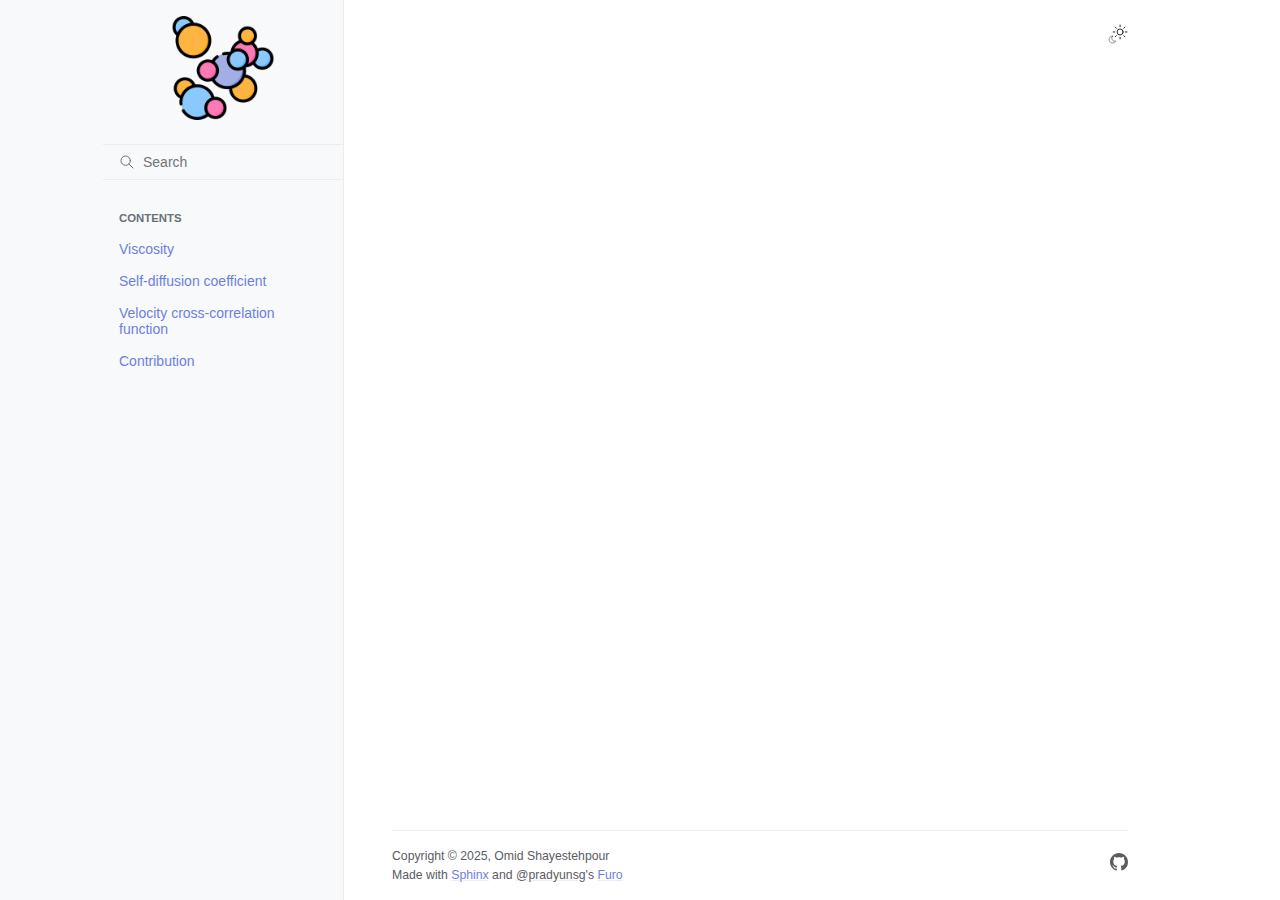
<file: search.html>
<!doctype html>
<html class="no-js" lang="en" data-content_root="">
  <head>
<meta charset="utf-8"/>
    <meta name="viewport" content="width=device-width,initial-scale=1"/>
    <meta name="color-scheme" content="light dark"><link rel="index" title="Index" href="genindex.html" /><link rel="search" title="Search" href="#" />

    <!-- Generated with Sphinx 7.1.2 and Furo 2024.08.06 -->
<meta name="robots" content="noindex" />
<title>Search - analyze-md</title><link rel="stylesheet" type="text/css" href="_static/pygments.css?v=d75fae25" />
    <link rel="stylesheet" type="text/css" href="_static/styles/furo.css?v=354aac6f" />
    <link rel="stylesheet" type="text/css" href="_static/copybutton.css?v=76b2166b" />
    <link rel="stylesheet" type="text/css" href="_static/design-style.1e8bd061cd6da7fc9cf755528e8ffc24.min.css?v=0a3b3ea7" />
    <link rel="stylesheet" type="text/css" href="_static/styles/furo-extensions.css?v=302659d7" />
    <link rel="stylesheet" type="text/css" href="_static/custom.css?v=87a8a40e" />
    
    


<style>
  body {
    --color-code-background: #f0f0f0;
  --color-code-foreground: black;
  --color-problematic: #fe5ca7;
  --color-brand-primary: #6c7fde;
  --color-brand-content: #6c7fde;
  
  }
  @media not print {
    body[data-theme="dark"] {
      --color-code-background: #272822;
  --color-code-foreground: #f8f8f2;
  --color-problematic: #fe5ca7;
  --color-brand-primary: #6c7fde;
  --color-brand-content: #6c7fde;
  
    }
    @media (prefers-color-scheme: dark) {
      body:not([data-theme="light"]) {
        --color-code-background: #272822;
  --color-code-foreground: #f8f8f2;
  --color-problematic: #fe5ca7;
  --color-brand-primary: #6c7fde;
  --color-brand-content: #6c7fde;
  
      }
    }
  }
</style></head>
  <body>
    
    <script>
      document.body.dataset.theme = localStorage.getItem("theme") || "auto";
    </script>
    

<svg xmlns="http://www.w3.org/2000/svg" style="display: none;">
  <symbol id="svg-toc" viewBox="0 0 24 24">
    <title>Contents</title>
    <svg stroke="currentColor" fill="currentColor" stroke-width="0" viewBox="0 0 1024 1024">
      <path d="M408 442h480c4.4 0 8-3.6 8-8v-56c0-4.4-3.6-8-8-8H408c-4.4 0-8 3.6-8 8v56c0 4.4 3.6 8 8 8zm-8 204c0 4.4 3.6 8 8 8h480c4.4 0 8-3.6 8-8v-56c0-4.4-3.6-8-8-8H408c-4.4 0-8 3.6-8 8v56zm504-486H120c-4.4 0-8 3.6-8 8v56c0 4.4 3.6 8 8 8h784c4.4 0 8-3.6 8-8v-56c0-4.4-3.6-8-8-8zm0 632H120c-4.4 0-8 3.6-8 8v56c0 4.4 3.6 8 8 8h784c4.4 0 8-3.6 8-8v-56c0-4.4-3.6-8-8-8zM115.4 518.9L271.7 642c5.8 4.6 14.4.5 14.4-6.9V388.9c0-7.4-8.5-11.5-14.4-6.9L115.4 505.1a8.74 8.74 0 0 0 0 13.8z"/>
    </svg>
  </symbol>
  <symbol id="svg-menu" viewBox="0 0 24 24">
    <title>Menu</title>
    <svg xmlns="http://www.w3.org/2000/svg" viewBox="0 0 24 24" fill="none" stroke="currentColor"
      stroke-width="2" stroke-linecap="round" stroke-linejoin="round" class="feather-menu">
      <line x1="3" y1="12" x2="21" y2="12"></line>
      <line x1="3" y1="6" x2="21" y2="6"></line>
      <line x1="3" y1="18" x2="21" y2="18"></line>
    </svg>
  </symbol>
  <symbol id="svg-arrow-right" viewBox="0 0 24 24">
    <title>Expand</title>
    <svg xmlns="http://www.w3.org/2000/svg" viewBox="0 0 24 24" fill="none" stroke="currentColor"
      stroke-width="2" stroke-linecap="round" stroke-linejoin="round" class="feather-chevron-right">
      <polyline points="9 18 15 12 9 6"></polyline>
    </svg>
  </symbol>
  <symbol id="svg-sun" viewBox="0 0 24 24">
    <title>Light mode</title>
    <svg xmlns="http://www.w3.org/2000/svg" viewBox="0 0 24 24" fill="none" stroke="currentColor"
      stroke-width="1" stroke-linecap="round" stroke-linejoin="round" class="feather-sun">
      <circle cx="12" cy="12" r="5"></circle>
      <line x1="12" y1="1" x2="12" y2="3"></line>
      <line x1="12" y1="21" x2="12" y2="23"></line>
      <line x1="4.22" y1="4.22" x2="5.64" y2="5.64"></line>
      <line x1="18.36" y1="18.36" x2="19.78" y2="19.78"></line>
      <line x1="1" y1="12" x2="3" y2="12"></line>
      <line x1="21" y1="12" x2="23" y2="12"></line>
      <line x1="4.22" y1="19.78" x2="5.64" y2="18.36"></line>
      <line x1="18.36" y1="5.64" x2="19.78" y2="4.22"></line>
    </svg>
  </symbol>
  <symbol id="svg-moon" viewBox="0 0 24 24">
    <title>Dark mode</title>
    <svg xmlns="http://www.w3.org/2000/svg" viewBox="0 0 24 24" fill="none" stroke="currentColor"
      stroke-width="1" stroke-linecap="round" stroke-linejoin="round" class="icon-tabler-moon">
      <path stroke="none" d="M0 0h24v24H0z" fill="none" />
      <path d="M12 3c.132 0 .263 0 .393 0a7.5 7.5 0 0 0 7.92 12.446a9 9 0 1 1 -8.313 -12.454z" />
    </svg>
  </symbol>
  <symbol id="svg-sun-with-moon" viewBox="0 0 24 24">
    <title>Auto light/dark, in light mode</title>
    <svg xmlns="http://www.w3.org/2000/svg" viewBox="0 0 24 24" fill="none" stroke="currentColor"
      stroke-width="1" stroke-linecap="round" stroke-linejoin="round"
      class="icon-custom-derived-from-feather-sun-and-tabler-moon">
      <path style="opacity: 50%" d="M 5.411 14.504 C 5.471 14.504 5.532 14.504 5.591 14.504 C 3.639 16.319 4.383 19.569 6.931 20.352 C 7.693 20.586 8.512 20.551 9.25 20.252 C 8.023 23.207 4.056 23.725 2.11 21.184 C 0.166 18.642 1.702 14.949 4.874 14.536 C 5.051 14.512 5.231 14.5 5.411 14.5 L 5.411 14.504 Z"/>
      <line x1="14.5" y1="3.25" x2="14.5" y2="1.25"/>
      <line x1="14.5" y1="15.85" x2="14.5" y2="17.85"/>
      <line x1="10.044" y1="5.094" x2="8.63" y2="3.68"/>
      <line x1="19" y1="14.05" x2="20.414" y2="15.464"/>
      <line x1="8.2" y1="9.55" x2="6.2" y2="9.55"/>
      <line x1="20.8" y1="9.55" x2="22.8" y2="9.55"/>
      <line x1="10.044" y1="14.006" x2="8.63" y2="15.42"/>
      <line x1="19" y1="5.05" x2="20.414" y2="3.636"/>
      <circle cx="14.5" cy="9.55" r="3.6"/>
    </svg>
  </symbol>
  <symbol id="svg-moon-with-sun" viewBox="0 0 24 24">
    <title>Auto light/dark, in dark mode</title>
    <svg xmlns="http://www.w3.org/2000/svg" viewBox="0 0 24 24" fill="none" stroke="currentColor"
      stroke-width="1" stroke-linecap="round" stroke-linejoin="round"
      class="icon-custom-derived-from-feather-sun-and-tabler-moon">
      <path d="M 8.282 7.007 C 8.385 7.007 8.494 7.007 8.595 7.007 C 5.18 10.184 6.481 15.869 10.942 17.24 C 12.275 17.648 13.706 17.589 15 17.066 C 12.851 22.236 5.91 23.143 2.505 18.696 C -0.897 14.249 1.791 7.786 7.342 7.063 C 7.652 7.021 7.965 7 8.282 7 L 8.282 7.007 Z"/>
      <line style="opacity: 50%" x1="18" y1="3.705" x2="18" y2="2.5"/>
      <line style="opacity: 50%" x1="18" y1="11.295" x2="18" y2="12.5"/>
      <line style="opacity: 50%" x1="15.316" y1="4.816" x2="14.464" y2="3.964"/>
      <line style="opacity: 50%" x1="20.711" y1="10.212" x2="21.563" y2="11.063"/>
      <line style="opacity: 50%" x1="14.205" y1="7.5" x2="13.001" y2="7.5"/>
      <line style="opacity: 50%" x1="21.795" y1="7.5" x2="23" y2="7.5"/>
      <line style="opacity: 50%" x1="15.316" y1="10.184" x2="14.464" y2="11.036"/>
      <line style="opacity: 50%" x1="20.711" y1="4.789" x2="21.563" y2="3.937"/>
      <circle style="opacity: 50%" cx="18" cy="7.5" r="2.169"/>
    </svg>
  </symbol>
  <symbol id="svg-pencil" viewBox="0 0 24 24">
    <svg xmlns="http://www.w3.org/2000/svg" viewBox="0 0 24 24" fill="none" stroke="currentColor"
      stroke-width="1" stroke-linecap="round" stroke-linejoin="round" class="icon-tabler-pencil-code">
      <path d="M4 20h4l10.5 -10.5a2.828 2.828 0 1 0 -4 -4l-10.5 10.5v4" />
      <path d="M13.5 6.5l4 4" />
      <path d="M20 21l2 -2l-2 -2" />
      <path d="M17 17l-2 2l2 2" />
    </svg>
  </symbol>
  <symbol id="svg-eye" viewBox="0 0 24 24">
    <svg xmlns="http://www.w3.org/2000/svg" viewBox="0 0 24 24" fill="none" stroke="currentColor"
      stroke-width="1" stroke-linecap="round" stroke-linejoin="round" class="icon-tabler-eye-code">
      <path stroke="none" d="M0 0h24v24H0z" fill="none" />
      <path d="M10 12a2 2 0 1 0 4 0a2 2 0 0 0 -4 0" />
      <path
        d="M11.11 17.958c-3.209 -.307 -5.91 -2.293 -8.11 -5.958c2.4 -4 5.4 -6 9 -6c3.6 0 6.6 2 9 6c-.21 .352 -.427 .688 -.647 1.008" />
      <path d="M20 21l2 -2l-2 -2" />
      <path d="M17 17l-2 2l2 2" />
    </svg>
  </symbol>
</svg>

<input type="checkbox" class="sidebar-toggle" name="__navigation" id="__navigation">
<input type="checkbox" class="sidebar-toggle" name="__toc" id="__toc">
<label class="overlay sidebar-overlay" for="__navigation">
  <div class="visually-hidden">Hide navigation sidebar</div>
</label>
<label class="overlay toc-overlay" for="__toc">
  <div class="visually-hidden">Hide table of contents sidebar</div>
</label>

<a class="skip-to-content muted-link" href="#furo-main-content">Skip to content</a>



<div class="page">
  <header class="mobile-header">
    <div class="header-left">
      <label class="nav-overlay-icon" for="__navigation">
        <div class="visually-hidden">Toggle site navigation sidebar</div>
        <i class="icon"><svg><use href="#svg-menu"></use></svg></i>
      </label>
    </div>
    <div class="header-center">
      <a href="index.html"><div class="brand">analyze-md</div></a>
    </div>
    <div class="header-right">
      <div class="theme-toggle-container theme-toggle-header">
        <button class="theme-toggle">
          <div class="visually-hidden">Toggle Light / Dark / Auto color theme</div>
          <svg class="theme-icon-when-auto-light"><use href="#svg-sun-with-moon"></use></svg>
          <svg class="theme-icon-when-auto-dark"><use href="#svg-moon-with-sun"></use></svg>
          <svg class="theme-icon-when-dark"><use href="#svg-moon"></use></svg>
          <svg class="theme-icon-when-light"><use href="#svg-sun"></use></svg>
        </button>
      </div>
      <label class="toc-overlay-icon toc-header-icon no-toc" for="__toc">
        <div class="visually-hidden">Toggle table of contents sidebar</div>
        <i class="icon"><svg><use href="#svg-toc"></use></svg></i>
      </label>
    </div>
  </header>
  <aside class="sidebar-drawer">
    <div class="sidebar-container">
      
      <div class="sidebar-sticky"><a class="sidebar-brand" href="index.html">
  
  <div class="sidebar-logo-container">
    <img class="sidebar-logo" src="_static/logo.png" alt="Logo"/>
  </div>
  
  
</a><form class="sidebar-search-container" method="get" action="#" role="search">
  <input class="sidebar-search" placeholder="Search" name="q" aria-label="Search">
  <input type="hidden" name="check_keywords" value="yes">
  <input type="hidden" name="area" value="default">
</form>
<div id="searchbox"></div><div class="sidebar-scroll"><div class="sidebar-tree">
  <p class="caption" role="heading"><span class="caption-text">Contents</span></p>
<ul>
<li class="toctree-l1"><a class="reference internal" href="viscosity.html">Viscosity</a></li>
<li class="toctree-l1"><a class="reference internal" href="self-diffusion.html">Self-diffusion coefficient</a></li>
<li class="toctree-l1"><a class="reference internal" href="cross-correlation.html">Velocity cross-correlation function</a></li>
<li class="toctree-l1"><a class="reference internal" href="contribution.html">Contribution</a></li>
</ul>

</div>
</div>

      </div>
      
    </div>
  </aside>
  <div class="main">
    <div class="content">
      <div class="article-container">
        <a href="#" class="back-to-top muted-link">
          <svg xmlns="http://www.w3.org/2000/svg" viewBox="0 0 24 24">
            <path d="M13 20h-2V8l-5.5 5.5-1.42-1.42L12 4.16l7.92 7.92-1.42 1.42L13 8v12z"></path>
          </svg>
          <span>Back to top</span>
        </a>
        <div class="content-icon-container">
          <div class="theme-toggle-container theme-toggle-content">
            <button class="theme-toggle">
              <div class="visually-hidden">Toggle Light / Dark / Auto color theme</div>
              <svg class="theme-icon-when-auto-light"><use href="#svg-sun-with-moon"></use></svg>
              <svg class="theme-icon-when-auto-dark"><use href="#svg-moon-with-sun"></use></svg>
              <svg class="theme-icon-when-dark"><use href="#svg-moon"></use></svg>
              <svg class="theme-icon-when-light"><use href="#svg-sun"></use></svg>
            </button>
          </div>
          <label class="toc-overlay-icon toc-content-icon no-toc" for="__toc">
            <div class="visually-hidden">Toggle table of contents sidebar</div>
            <i class="icon"><svg><use href="#svg-toc"></use></svg></i>
          </label>
        </div>
        <article role="main" id="furo-main-content">
          
<noscript>
<div class="admonition error">
  <p class="admonition-title">Error</p>
  <p>
    Please activate JavaScript to enable the search functionality.
  </p>
</div>
</noscript>

<div id="search-results"></div>

        </article>
      </div>
      <footer>
        
        <div class="related-pages">
          
          
        </div>
        <div class="bottom-of-page">
          <div class="left-details">
            <div class="copyright">
                Copyright &#169; 2025, Omid Shayestehpour
            </div>
            Made with <a href="https://www.sphinx-doc.org/">Sphinx</a> and <a class="muted-link" href="https://pradyunsg.me">@pradyunsg</a>'s
            
            <a href="https://github.com/pradyunsg/furo">Furo</a>
            
          </div>
          <div class="right-details">
            <div class="icons">
              <a class="muted-link " href="https://github.com/omidshy/analyze-md" aria-label="GitHub">
                <svg stroke="currentColor" fill="currentColor" stroke-width="0" viewBox="0 0 16 16">
                    <path fill-rule="evenodd" d="M8 0C3.58 0 0 3.58 0 8c0 3.54 2.29 6.53 5.47 7.59.4.07.55-.17.55-.38 0-.19-.01-.82-.01-1.49-2.01.37-2.53-.49-2.69-.94-.09-.23-.48-.94-.82-1.13-.28-.15-.68-.52-.01-.53.63-.01 1.08.58 1.23.82.72 1.21 1.87.87 2.33.66.07-.52.28-.87.51-1.07-1.78-.2-3.64-.89-3.64-3.95 0-.87.31-1.59.82-2.15-.08-.2-.36-1.02.08-2.12 0 0 .67-.21 2.2.82.64-.18 1.32-.27 2-.27.68 0 1.36.09 2 .27 1.53-1.04 2.2-.82 2.2-.82.44 1.1.16 1.92.08 2.12.51.56.82 1.27.82 2.15 0 3.07-1.87 3.75-3.65 3.95.29.25.54.73.54 1.48 0 1.07-.01 1.93-.01 2.2 0 .21.15.46.55.38A8.013 8.013 0 0 0 16 8c0-4.42-3.58-8-8-8z"></path>
                </svg>
            </a>
              
            </div>
          </div>
        </div>
        
      </footer>
    </div>
    <aside class="toc-drawer no-toc">
      
      
      
    </aside>
  </div>
</div><script data-url_root="./" id="documentation_options" src="_static/documentation_options.js?v=e031e9a9"></script>
    <script src="_static/doctools.js?v=888ff710"></script>
    <script src="_static/sphinx_highlight.js?v=4825356b"></script>
    <script src="_static/scripts/furo.js?v=5fa4622c"></script>
    <script src="_static/clipboard.min.js?v=a7894cd8"></script>
    <script src="_static/copybutton.js?v=30646c52"></script>
    <script src="_static/design-tabs.js?v=36754332"></script>
    
<script src="_static/searchtools.js"></script>
<script src="_static/language_data.js"></script>
<script src="searchindex.js"></script></body>
</html>
</file>
<file: _static/pygments.css>
.highlight pre { line-height: 125%; }
.highlight td.linenos .normal { color: #666666; background-color: transparent; padding-left: 5px; padding-right: 5px; }
.highlight span.linenos { color: #666666; background-color: transparent; padding-left: 5px; padding-right: 5px; }
.highlight td.linenos .special { color: #000000; background-color: #ffffc0; padding-left: 5px; padding-right: 5px; }
.highlight span.linenos.special { color: #000000; background-color: #ffffc0; padding-left: 5px; padding-right: 5px; }
.highlight .hll { background-color: #ffffcc }
.highlight { background: #f0f0f0; }
.highlight .c { color: #60A0B0; font-style: italic } /* Comment */
.highlight .err { border: 1px solid #F00 } /* Error */
.highlight .k { color: #007020; font-weight: bold } /* Keyword */
.highlight .o { color: #666 } /* Operator */
.highlight .ch { color: #60A0B0; font-style: italic } /* Comment.Hashbang */
.highlight .cm { color: #60A0B0; font-style: italic } /* Comment.Multiline */
.highlight .cp { color: #007020 } /* Comment.Preproc */
.highlight .cpf { color: #60A0B0; font-style: italic } /* Comment.PreprocFile */
.highlight .c1 { color: #60A0B0; font-style: italic } /* Comment.Single */
.highlight .cs { color: #60A0B0; background-color: #FFF0F0 } /* Comment.Special */
.highlight .gd { color: #A00000 } /* Generic.Deleted */
.highlight .ge { font-style: italic } /* Generic.Emph */
.highlight .ges { font-weight: bold; font-style: italic } /* Generic.EmphStrong */
.highlight .gr { color: #F00 } /* Generic.Error */
.highlight .gh { color: #000080; font-weight: bold } /* Generic.Heading */
.highlight .gi { color: #00A000 } /* Generic.Inserted */
.highlight .go { color: #888 } /* Generic.Output */
.highlight .gp { color: #C65D09; font-weight: bold } /* Generic.Prompt */
.highlight .gs { font-weight: bold } /* Generic.Strong */
.highlight .gu { color: #800080; font-weight: bold } /* Generic.Subheading */
.highlight .gt { color: #04D } /* Generic.Traceback */
.highlight .kc { color: #007020; font-weight: bold } /* Keyword.Constant */
.highlight .kd { color: #007020; font-weight: bold } /* Keyword.Declaration */
.highlight .kn { color: #007020; font-weight: bold } /* Keyword.Namespace */
.highlight .kp { color: #007020 } /* Keyword.Pseudo */
.highlight .kr { color: #007020; font-weight: bold } /* Keyword.Reserved */
.highlight .kt { color: #902000 } /* Keyword.Type */
.highlight .m { color: #40A070 } /* Literal.Number */
.highlight .s { color: #4070A0 } /* Literal.String */
.highlight .na { color: #4070A0 } /* Name.Attribute */
.highlight .nb { color: #007020 } /* Name.Builtin */
.highlight .nc { color: #0E84B5; font-weight: bold } /* Name.Class */
.highlight .no { color: #60ADD5 } /* Name.Constant */
.highlight .nd { color: #555; font-weight: bold } /* Name.Decorator */
.highlight .ni { color: #D55537; font-weight: bold } /* Name.Entity */
.highlight .ne { color: #007020 } /* Name.Exception */
.highlight .nf { color: #06287E } /* Name.Function */
.highlight .nl { color: #002070; font-weight: bold } /* Name.Label */
.highlight .nn { color: #0E84B5; font-weight: bold } /* Name.Namespace */
.highlight .nt { color: #062873; font-weight: bold } /* Name.Tag */
.highlight .nv { color: #BB60D5 } /* Name.Variable */
.highlight .ow { color: #007020; font-weight: bold } /* Operator.Word */
.highlight .w { color: #BBB } /* Text.Whitespace */
.highlight .mb { color: #40A070 } /* Literal.Number.Bin */
.highlight .mf { color: #40A070 } /* Literal.Number.Float */
.highlight .mh { color: #40A070 } /* Literal.Number.Hex */
.highlight .mi { color: #40A070 } /* Literal.Number.Integer */
.highlight .mo { color: #40A070 } /* Literal.Number.Oct */
.highlight .sa { color: #4070A0 } /* Literal.String.Affix */
.highlight .sb { color: #4070A0 } /* Literal.String.Backtick */
.highlight .sc { color: #4070A0 } /* Literal.String.Char */
.highlight .dl { color: #4070A0 } /* Literal.String.Delimiter */
.highlight .sd { color: #4070A0; font-style: italic } /* Literal.String.Doc */
.highlight .s2 { color: #4070A0 } /* Literal.String.Double */
.highlight .se { color: #4070A0; font-weight: bold } /* Literal.String.Escape */
.highlight .sh { color: #4070A0 } /* Literal.String.Heredoc */
.highlight .si { color: #70A0D0; font-style: italic } /* Literal.String.Interpol */
.highlight .sx { color: #C65D09 } /* Literal.String.Other */
.highlight .sr { color: #235388 } /* Literal.String.Regex */
.highlight .s1 { color: #4070A0 } /* Literal.String.Single */
.highlight .ss { color: #517918 } /* Literal.String.Symbol */
.highlight .bp { color: #007020 } /* Name.Builtin.Pseudo */
.highlight .fm { color: #06287E } /* Name.Function.Magic */
.highlight .vc { color: #BB60D5 } /* Name.Variable.Class */
.highlight .vg { color: #BB60D5 } /* Name.Variable.Global */
.highlight .vi { color: #BB60D5 } /* Name.Variable.Instance */
.highlight .vm { color: #BB60D5 } /* Name.Variable.Magic */
.highlight .il { color: #40A070 } /* Literal.Number.Integer.Long */
@media not print {
body[data-theme="dark"] .highlight pre { line-height: 125%; }
body[data-theme="dark"] .highlight td.linenos .normal { color: inherit; background-color: transparent; padding-left: 5px; padding-right: 5px; }
body[data-theme="dark"] .highlight span.linenos { color: inherit; background-color: transparent; padding-left: 5px; padding-right: 5px; }
body[data-theme="dark"] .highlight td.linenos .special { color: #000000; background-color: #ffffc0; padding-left: 5px; padding-right: 5px; }
body[data-theme="dark"] .highlight span.linenos.special { color: #000000; background-color: #ffffc0; padding-left: 5px; padding-right: 5px; }
body[data-theme="dark"] .highlight .hll { background-color: #49483e }
body[data-theme="dark"] .highlight { background: #272822; color: #F8F8F2 }
body[data-theme="dark"] .highlight .c { color: #959077 } /* Comment */
body[data-theme="dark"] .highlight .err { color: #ED007E; background-color: #1E0010 } /* Error */
body[data-theme="dark"] .highlight .esc { color: #F8F8F2 } /* Escape */
body[data-theme="dark"] .highlight .g { color: #F8F8F2 } /* Generic */
body[data-theme="dark"] .highlight .k { color: #66D9EF } /* Keyword */
body[data-theme="dark"] .highlight .l { color: #AE81FF } /* Literal */
body[data-theme="dark"] .highlight .n { color: #F8F8F2 } /* Name */
body[data-theme="dark"] .highlight .o { color: #FF4689 } /* Operator */
body[data-theme="dark"] .highlight .x { color: #F8F8F2 } /* Other */
body[data-theme="dark"] .highlight .p { color: #F8F8F2 } /* Punctuation */
body[data-theme="dark"] .highlight .ch { color: #959077 } /* Comment.Hashbang */
body[data-theme="dark"] .highlight .cm { color: #959077 } /* Comment.Multiline */
body[data-theme="dark"] .highlight .cp { color: #959077 } /* Comment.Preproc */
body[data-theme="dark"] .highlight .cpf { color: #959077 } /* Comment.PreprocFile */
body[data-theme="dark"] .highlight .c1 { color: #959077 } /* Comment.Single */
body[data-theme="dark"] .highlight .cs { color: #959077 } /* Comment.Special */
body[data-theme="dark"] .highlight .gd { color: #FF4689 } /* Generic.Deleted */
body[data-theme="dark"] .highlight .ge { color: #F8F8F2; font-style: italic } /* Generic.Emph */
body[data-theme="dark"] .highlight .ges { color: #F8F8F2; font-weight: bold; font-style: italic } /* Generic.EmphStrong */
body[data-theme="dark"] .highlight .gr { color: #F8F8F2 } /* Generic.Error */
body[data-theme="dark"] .highlight .gh { color: #F8F8F2 } /* Generic.Heading */
body[data-theme="dark"] .highlight .gi { color: #A6E22E } /* Generic.Inserted */
body[data-theme="dark"] .highlight .go { color: #66D9EF } /* Generic.Output */
body[data-theme="dark"] .highlight .gp { color: #FF4689; font-weight: bold } /* Generic.Prompt */
body[data-theme="dark"] .highlight .gs { color: #F8F8F2; font-weight: bold } /* Generic.Strong */
body[data-theme="dark"] .highlight .gu { color: #959077 } /* Generic.Subheading */
body[data-theme="dark"] .highlight .gt { color: #F8F8F2 } /* Generic.Traceback */
body[data-theme="dark"] .highlight .kc { color: #66D9EF } /* Keyword.Constant */
body[data-theme="dark"] .highlight .kd { color: #66D9EF } /* Keyword.Declaration */
body[data-theme="dark"] .highlight .kn { color: #FF4689 } /* Keyword.Namespace */
body[data-theme="dark"] .highlight .kp { color: #66D9EF } /* Keyword.Pseudo */
body[data-theme="dark"] .highlight .kr { color: #66D9EF } /* Keyword.Reserved */
body[data-theme="dark"] .highlight .kt { color: #66D9EF } /* Keyword.Type */
body[data-theme="dark"] .highlight .ld { color: #E6DB74 } /* Literal.Date */
body[data-theme="dark"] .highlight .m { color: #AE81FF } /* Literal.Number */
body[data-theme="dark"] .highlight .s { color: #E6DB74 } /* Literal.String */
body[data-theme="dark"] .highlight .na { color: #A6E22E } /* Name.Attribute */
body[data-theme="dark"] .highlight .nb { color: #F8F8F2 } /* Name.Builtin */
body[data-theme="dark"] .highlight .nc { color: #A6E22E } /* Name.Class */
body[data-theme="dark"] .highlight .no { color: #66D9EF } /* Name.Constant */
body[data-theme="dark"] .highlight .nd { color: #A6E22E } /* Name.Decorator */
body[data-theme="dark"] .highlight .ni { color: #F8F8F2 } /* Name.Entity */
body[data-theme="dark"] .highlight .ne { color: #A6E22E } /* Name.Exception */
body[data-theme="dark"] .highlight .nf { color: #A6E22E } /* Name.Function */
body[data-theme="dark"] .highlight .nl { color: #F8F8F2 } /* Name.Label */
body[data-theme="dark"] .highlight .nn { color: #F8F8F2 } /* Name.Namespace */
body[data-theme="dark"] .highlight .nx { color: #A6E22E } /* Name.Other */
body[data-theme="dark"] .highlight .py { color: #F8F8F2 } /* Name.Property */
body[data-theme="dark"] .highlight .nt { color: #FF4689 } /* Name.Tag */
body[data-theme="dark"] .highlight .nv { color: #F8F8F2 } /* Name.Variable */
body[data-theme="dark"] .highlight .ow { color: #FF4689 } /* Operator.Word */
body[data-theme="dark"] .highlight .pm { color: #F8F8F2 } /* Punctuation.Marker */
body[data-theme="dark"] .highlight .w { color: #F8F8F2 } /* Text.Whitespace */
body[data-theme="dark"] .highlight .mb { color: #AE81FF } /* Literal.Number.Bin */
body[data-theme="dark"] .highlight .mf { color: #AE81FF } /* Literal.Number.Float */
body[data-theme="dark"] .highlight .mh { color: #AE81FF } /* Literal.Number.Hex */
body[data-theme="dark"] .highlight .mi { color: #AE81FF } /* Literal.Number.Integer */
body[data-theme="dark"] .highlight .mo { color: #AE81FF } /* Literal.Number.Oct */
body[data-theme="dark"] .highlight .sa { color: #E6DB74 } /* Literal.String.Affix */
body[data-theme="dark"] .highlight .sb { color: #E6DB74 } /* Literal.String.Backtick */
body[data-theme="dark"] .highlight .sc { color: #E6DB74 } /* Literal.String.Char */
body[data-theme="dark"] .highlight .dl { color: #E6DB74 } /* Literal.String.Delimiter */
body[data-theme="dark"] .highlight .sd { color: #E6DB74 } /* Literal.String.Doc */
body[data-theme="dark"] .highlight .s2 { color: #E6DB74 } /* Literal.String.Double */
body[data-theme="dark"] .highlight .se { color: #AE81FF } /* Literal.String.Escape */
body[data-theme="dark"] .highlight .sh { color: #E6DB74 } /* Literal.String.Heredoc */
body[data-theme="dark"] .highlight .si { color: #E6DB74 } /* Literal.String.Interpol */
body[data-theme="dark"] .highlight .sx { color: #E6DB74 } /* Literal.String.Other */
body[data-theme="dark"] .highlight .sr { color: #E6DB74 } /* Literal.String.Regex */
body[data-theme="dark"] .highlight .s1 { color: #E6DB74 } /* Literal.String.Single */
body[data-theme="dark"] .highlight .ss { color: #E6DB74 } /* Literal.String.Symbol */
body[data-theme="dark"] .highlight .bp { color: #F8F8F2 } /* Name.Builtin.Pseudo */
body[data-theme="dark"] .highlight .fm { color: #A6E22E } /* Name.Function.Magic */
body[data-theme="dark"] .highlight .vc { color: #F8F8F2 } /* Name.Variable.Class */
body[data-theme="dark"] .highlight .vg { color: #F8F8F2 } /* Name.Variable.Global */
body[data-theme="dark"] .highlight .vi { color: #F8F8F2 } /* Name.Variable.Instance */
body[data-theme="dark"] .highlight .vm { color: #F8F8F2 } /* Name.Variable.Magic */
body[data-theme="dark"] .highlight .il { color: #AE81FF } /* Literal.Number.Integer.Long */
@media (prefers-color-scheme: dark) {
body:not([data-theme="light"]) .highlight pre { line-height: 125%; }
body:not([data-theme="light"]) .highlight td.linenos .normal { color: inherit; background-color: transparent; padding-left: 5px; padding-right: 5px; }
body:not([data-theme="light"]) .highlight span.linenos { color: inherit; background-color: transparent; padding-left: 5px; padding-right: 5px; }
body:not([data-theme="light"]) .highlight td.linenos .special { color: #000000; background-color: #ffffc0; padding-left: 5px; padding-right: 5px; }
body:not([data-theme="light"]) .highlight span.linenos.special { color: #000000; background-color: #ffffc0; padding-left: 5px; padding-right: 5px; }
body:not([data-theme="light"]) .highlight .hll { background-color: #49483e }
body:not([data-theme="light"]) .highlight { background: #272822; color: #F8F8F2 }
body:not([data-theme="light"]) .highlight .c { color: #959077 } /* Comment */
body:not([data-theme="light"]) .highlight .err { color: #ED007E; background-color: #1E0010 } /* Error */
body:not([data-theme="light"]) .highlight .esc { color: #F8F8F2 } /* Escape */
body:not([data-theme="light"]) .highlight .g { color: #F8F8F2 } /* Generic */
body:not([data-theme="light"]) .highlight .k { color: #66D9EF } /* Keyword */
body:not([data-theme="light"]) .highlight .l { color: #AE81FF } /* Literal */
body:not([data-theme="light"]) .highlight .n { color: #F8F8F2 } /* Name */
body:not([data-theme="light"]) .highlight .o { color: #FF4689 } /* Operator */
body:not([data-theme="light"]) .highlight .x { color: #F8F8F2 } /* Other */
body:not([data-theme="light"]) .highlight .p { color: #F8F8F2 } /* Punctuation */
body:not([data-theme="light"]) .highlight .ch { color: #959077 } /* Comment.Hashbang */
body:not([data-theme="light"]) .highlight .cm { color: #959077 } /* Comment.Multiline */
body:not([data-theme="light"]) .highlight .cp { color: #959077 } /* Comment.Preproc */
body:not([data-theme="light"]) .highlight .cpf { color: #959077 } /* Comment.PreprocFile */
body:not([data-theme="light"]) .highlight .c1 { color: #959077 } /* Comment.Single */
body:not([data-theme="light"]) .highlight .cs { color: #959077 } /* Comment.Special */
body:not([data-theme="light"]) .highlight .gd { color: #FF4689 } /* Generic.Deleted */
body:not([data-theme="light"]) .highlight .ge { color: #F8F8F2; font-style: italic } /* Generic.Emph */
body:not([data-theme="light"]) .highlight .ges { color: #F8F8F2; font-weight: bold; font-style: italic } /* Generic.EmphStrong */
body:not([data-theme="light"]) .highlight .gr { color: #F8F8F2 } /* Generic.Error */
body:not([data-theme="light"]) .highlight .gh { color: #F8F8F2 } /* Generic.Heading */
body:not([data-theme="light"]) .highlight .gi { color: #A6E22E } /* Generic.Inserted */
body:not([data-theme="light"]) .highlight .go { color: #66D9EF } /* Generic.Output */
body:not([data-theme="light"]) .highlight .gp { color: #FF4689; font-weight: bold } /* Generic.Prompt */
body:not([data-theme="light"]) .highlight .gs { color: #F8F8F2; font-weight: bold } /* Generic.Strong */
body:not([data-theme="light"]) .highlight .gu { color: #959077 } /* Generic.Subheading */
body:not([data-theme="light"]) .highlight .gt { color: #F8F8F2 } /* Generic.Traceback */
body:not([data-theme="light"]) .highlight .kc { color: #66D9EF } /* Keyword.Constant */
body:not([data-theme="light"]) .highlight .kd { color: #66D9EF } /* Keyword.Declaration */
body:not([data-theme="light"]) .highlight .kn { color: #FF4689 } /* Keyword.Namespace */
body:not([data-theme="light"]) .highlight .kp { color: #66D9EF } /* Keyword.Pseudo */
body:not([data-theme="light"]) .highlight .kr { color: #66D9EF } /* Keyword.Reserved */
body:not([data-theme="light"]) .highlight .kt { color: #66D9EF } /* Keyword.Type */
body:not([data-theme="light"]) .highlight .ld { color: #E6DB74 } /* Literal.Date */
body:not([data-theme="light"]) .highlight .m { color: #AE81FF } /* Literal.Number */
body:not([data-theme="light"]) .highlight .s { color: #E6DB74 } /* Literal.String */
body:not([data-theme="light"]) .highlight .na { color: #A6E22E } /* Name.Attribute */
body:not([data-theme="light"]) .highlight .nb { color: #F8F8F2 } /* Name.Builtin */
body:not([data-theme="light"]) .highlight .nc { color: #A6E22E } /* Name.Class */
body:not([data-theme="light"]) .highlight .no { color: #66D9EF } /* Name.Constant */
body:not([data-theme="light"]) .highlight .nd { color: #A6E22E } /* Name.Decorator */
body:not([data-theme="light"]) .highlight .ni { color: #F8F8F2 } /* Name.Entity */
body:not([data-theme="light"]) .highlight .ne { color: #A6E22E } /* Name.Exception */
body:not([data-theme="light"]) .highlight .nf { color: #A6E22E } /* Name.Function */
body:not([data-theme="light"]) .highlight .nl { color: #F8F8F2 } /* Name.Label */
body:not([data-theme="light"]) .highlight .nn { color: #F8F8F2 } /* Name.Namespace */
body:not([data-theme="light"]) .highlight .nx { color: #A6E22E } /* Name.Other */
body:not([data-theme="light"]) .highlight .py { color: #F8F8F2 } /* Name.Property */
body:not([data-theme="light"]) .highlight .nt { color: #FF4689 } /* Name.Tag */
body:not([data-theme="light"]) .highlight .nv { color: #F8F8F2 } /* Name.Variable */
body:not([data-theme="light"]) .highlight .ow { color: #FF4689 } /* Operator.Word */
body:not([data-theme="light"]) .highlight .pm { color: #F8F8F2 } /* Punctuation.Marker */
body:not([data-theme="light"]) .highlight .w { color: #F8F8F2 } /* Text.Whitespace */
body:not([data-theme="light"]) .highlight .mb { color: #AE81FF } /* Literal.Number.Bin */
body:not([data-theme="light"]) .highlight .mf { color: #AE81FF } /* Literal.Number.Float */
body:not([data-theme="light"]) .highlight .mh { color: #AE81FF } /* Literal.Number.Hex */
body:not([data-theme="light"]) .highlight .mi { color: #AE81FF } /* Literal.Number.Integer */
body:not([data-theme="light"]) .highlight .mo { color: #AE81FF } /* Literal.Number.Oct */
body:not([data-theme="light"]) .highlight .sa { color: #E6DB74 } /* Literal.String.Affix */
body:not([data-theme="light"]) .highlight .sb { color: #E6DB74 } /* Literal.String.Backtick */
body:not([data-theme="light"]) .highlight .sc { color: #E6DB74 } /* Literal.String.Char */
body:not([data-theme="light"]) .highlight .dl { color: #E6DB74 } /* Literal.String.Delimiter */
body:not([data-theme="light"]) .highlight .sd { color: #E6DB74 } /* Literal.String.Doc */
body:not([data-theme="light"]) .highlight .s2 { color: #E6DB74 } /* Literal.String.Double */
body:not([data-theme="light"]) .highlight .se { color: #AE81FF } /* Literal.String.Escape */
body:not([data-theme="light"]) .highlight .sh { color: #E6DB74 } /* Literal.String.Heredoc */
body:not([data-theme="light"]) .highlight .si { color: #E6DB74 } /* Literal.String.Interpol */
body:not([data-theme="light"]) .highlight .sx { color: #E6DB74 } /* Literal.String.Other */
body:not([data-theme="light"]) .highlight .sr { color: #E6DB74 } /* Literal.String.Regex */
body:not([data-theme="light"]) .highlight .s1 { color: #E6DB74 } /* Literal.String.Single */
body:not([data-theme="light"]) .highlight .ss { color: #E6DB74 } /* Literal.String.Symbol */
body:not([data-theme="light"]) .highlight .bp { color: #F8F8F2 } /* Name.Builtin.Pseudo */
body:not([data-theme="light"]) .highlight .fm { color: #A6E22E } /* Name.Function.Magic */
body:not([data-theme="light"]) .highlight .vc { color: #F8F8F2 } /* Name.Variable.Class */
body:not([data-theme="light"]) .highlight .vg { color: #F8F8F2 } /* Name.Variable.Global */
body:not([data-theme="light"]) .highlight .vi { color: #F8F8F2 } /* Name.Variable.Instance */
body:not([data-theme="light"]) .highlight .vm { color: #F8F8F2 } /* Name.Variable.Magic */
body:not([data-theme="light"]) .highlight .il { color: #AE81FF } /* Literal.Number.Integer.Long */
}
}
</file>
<file: _static/copybutton.css>
/* Copy buttons */
button.copybtn {
    position: absolute;
    display: flex;
    top: .3em;
    right: .3em;
    width: 1.7em;
    height: 1.7em;
	opacity: 0;
    transition: opacity 0.3s, border .3s, background-color .3s;
    user-select: none;
    padding: 0;
    border: none;
    outline: none;
    border-radius: 0.4em;
    /* The colors that GitHub uses */
    border: #1b1f2426 1px solid;
    background-color: #f6f8fa;
    color: #57606a;
}

button.copybtn.success {
    border-color: #22863a;
    color: #22863a;
}

button.copybtn svg {
    stroke: currentColor;
    width: 1.5em;
    height: 1.5em;
    padding: 0.1em;
}

div.highlight  {
    position: relative;
}

/* Show the copybutton */
.highlight:hover button.copybtn, button.copybtn.success {
	opacity: 1;
}

.highlight button.copybtn:hover {
    background-color: rgb(235, 235, 235);
}

.highlight button.copybtn:active {
    background-color: rgb(187, 187, 187);
}

/**
 * A minimal CSS-only tooltip copied from:
 *   https://codepen.io/mildrenben/pen/rVBrpK
 *
 * To use, write HTML like the following:
 *
 * <p class="o-tooltip--left" data-tooltip="Hey">Short</p>
 */
 .o-tooltip--left {
  position: relative;
 }

 .o-tooltip--left:after {
    opacity: 0;
    visibility: hidden;
    position: absolute;
    content: attr(data-tooltip);
    padding: .2em;
    font-size: .8em;
    left: -.2em;
    background: grey;
    color: white;
    white-space: nowrap;
    z-index: 2;
    border-radius: 2px;
    transform: translateX(-102%) translateY(0);
    transition: opacity 0.2s cubic-bezier(0.64, 0.09, 0.08, 1), transform 0.2s cubic-bezier(0.64, 0.09, 0.08, 1);
}

.o-tooltip--left:hover:after {
    display: block;
    opacity: 1;
    visibility: visible;
    transform: translateX(-100%) translateY(0);
    transition: opacity 0.2s cubic-bezier(0.64, 0.09, 0.08, 1), transform 0.2s cubic-bezier(0.64, 0.09, 0.08, 1);
    transition-delay: .5s;
}

/* By default the copy button shouldn't show up when printing a page */
@media print {
    button.copybtn {
        display: none;
    }
}
</file>
<file: _static/styles/furo-extensions.css>
#furo-sidebar-ad-placement{padding:var(--sidebar-item-spacing-vertical) var(--sidebar-item-spacing-horizontal)}#furo-sidebar-ad-placement .ethical-sidebar{background:var(--color-background-secondary);border:none;box-shadow:none}#furo-sidebar-ad-placement .ethical-sidebar:hover{background:var(--color-background-hover)}#furo-sidebar-ad-placement .ethical-sidebar a{color:var(--color-foreground-primary)}#furo-sidebar-ad-placement .ethical-callout a{color:var(--color-foreground-secondary)!important}#furo-readthedocs-versions{background:transparent;display:block;position:static;width:100%}#furo-readthedocs-versions .rst-versions{background:#1a1c1e}#furo-readthedocs-versions .rst-current-version{background:var(--color-sidebar-item-background);cursor:unset}#furo-readthedocs-versions .rst-current-version:hover{background:var(--color-sidebar-item-background)}#furo-readthedocs-versions .rst-current-version .fa-book{color:var(--color-foreground-primary)}#furo-readthedocs-versions>.rst-other-versions{padding:0}#furo-readthedocs-versions>.rst-other-versions small{opacity:1}#furo-readthedocs-versions .injected .rst-versions{position:unset}#furo-readthedocs-versions:focus-within,#furo-readthedocs-versions:hover{box-shadow:0 0 0 1px var(--color-sidebar-background-border)}#furo-readthedocs-versions:focus-within .rst-current-version,#furo-readthedocs-versions:hover .rst-current-version{background:#1a1c1e;font-size:inherit;height:auto;line-height:inherit;padding:12px;text-align:right}#furo-readthedocs-versions:focus-within .rst-current-version .fa-book,#furo-readthedocs-versions:hover .rst-current-version .fa-book{color:#fff;float:left}#furo-readthedocs-versions:focus-within .fa-caret-down,#furo-readthedocs-versions:hover .fa-caret-down{display:none}#furo-readthedocs-versions:focus-within .injected,#furo-readthedocs-versions:focus-within .rst-current-version,#furo-readthedocs-versions:focus-within .rst-other-versions,#furo-readthedocs-versions:hover .injected,#furo-readthedocs-versions:hover .rst-current-version,#furo-readthedocs-versions:hover .rst-other-versions{display:block}#furo-readthedocs-versions:focus-within>.rst-current-version,#furo-readthedocs-versions:hover>.rst-current-version{display:none}.highlight:hover button.copybtn{color:var(--color-code-foreground)}.highlight button.copybtn{align-items:center;background-color:var(--color-code-background);border:none;color:var(--color-background-item);cursor:pointer;height:1.25em;right:.5rem;top:.625rem;transition:color .3s,opacity .3s;width:1.25em}.highlight button.copybtn:hover{background-color:var(--color-code-background);color:var(--color-brand-content)}.highlight button.copybtn:after{background-color:transparent;color:var(--color-code-foreground);display:none}.highlight button.copybtn.success{color:#22863a;transition:color 0ms}.highlight button.copybtn.success:after{display:block}.highlight button.copybtn svg{padding:0}body{--sd-color-primary:var(--color-brand-primary);--sd-color-primary-highlight:var(--color-brand-content);--sd-color-primary-text:var(--color-background-primary);--sd-color-shadow:rgba(0,0,0,.05);--sd-color-card-border:var(--color-card-border);--sd-color-card-border-hover:var(--color-brand-content);--sd-color-card-background:var(--color-card-background);--sd-color-card-text:var(--color-foreground-primary);--sd-color-card-header:var(--color-card-marginals-background);--sd-color-card-footer:var(--color-card-marginals-background);--sd-color-tabs-label-active:var(--color-brand-content);--sd-color-tabs-label-hover:var(--color-foreground-muted);--sd-color-tabs-label-inactive:var(--color-foreground-muted);--sd-color-tabs-underline-active:var(--color-brand-content);--sd-color-tabs-underline-hover:var(--color-foreground-border);--sd-color-tabs-underline-inactive:var(--color-background-border);--sd-color-tabs-overline:var(--color-background-border);--sd-color-tabs-underline:var(--color-background-border)}.sd-tab-content{box-shadow:0 -2px var(--sd-color-tabs-overline),0 1px var(--sd-color-tabs-underline)}.sd-card{box-shadow:0 .1rem .25rem var(--sd-color-shadow),0 0 .0625rem rgba(0,0,0,.1)}.sd-shadow-sm{box-shadow:0 .1rem .25rem var(--sd-color-shadow),0 0 .0625rem rgba(0,0,0,.1)!important}.sd-shadow-md{box-shadow:0 .3rem .75rem var(--sd-color-shadow),0 0 .0625rem rgba(0,0,0,.1)!important}.sd-shadow-lg{box-shadow:0 .6rem 1.5rem var(--sd-color-shadow),0 0 .0625rem rgba(0,0,0,.1)!important}.sd-card-hover:hover{transform:none}.sd-cards-carousel{gap:.25rem;padding:.25rem}body{--tabs--label-text:var(--color-foreground-muted);--tabs--label-text--hover:var(--color-foreground-muted);--tabs--label-text--active:var(--color-brand-content);--tabs--label-text--active--hover:var(--color-brand-content);--tabs--label-background:transparent;--tabs--label-background--hover:transparent;--tabs--label-background--active:transparent;--tabs--label-background--active--hover:transparent;--tabs--padding-x:0.25em;--tabs--margin-x:1em;--tabs--border:var(--color-background-border);--tabs--label-border:transparent;--tabs--label-border--hover:var(--color-foreground-muted);--tabs--label-border--active:var(--color-brand-content);--tabs--label-border--active--hover:var(--color-brand-content)}[role=main] .container{max-width:none;padding-left:0;padding-right:0}.shadow.docutils{border:none;box-shadow:0 .2rem .5rem rgba(0,0,0,.05),0 0 .0625rem rgba(0,0,0,.1)!important}.sphinx-bs .card{background-color:var(--color-background-secondary);color:var(--color-foreground)}
/*# sourceMappingURL=furo-extensions.css.map*/
</file>
<file: _static/custom.css>
h1 {
    font-size: 2.4em;
    text-align: left;
    padding-top: 0.5em;
    padding-bottom: 0;
    border-bottom: 0;
}

h2 {
    font-size: 1.6em;
}

.code-block-caption,
.highlight {
    margin-left: 4%;
    margin-right: 4%;
    width: 92%;
    border-radius: 8px;
}

.code-block-caption {
    padding: 0;
}
.code-block-caption .caption-text {
    padding: 10px 15px;
}

/* squish code blocks so that everything looks a bit prettier */
article[role="main"] .highlight pre {
    line-height: 1.4;
}

/* unless child of "input-area" */
.input_area .highlight {
    margin-left: 0;
    margin-right: 0;
    width: 100%;
    border-radius: 0;
}

/* center all children of viz divs */
/* and don't allow highlighting when clicked */
.viz {
    display: flex;
    justify-content: center;
    width: 100%;
}

img {
    margin-top: 30px;
    margin-bottom: 20px;
}

.sidebar-logo {
    max-width: 50%;
}

/* align content vertically */
.info-card {
    display: flex;
    justify-content: center; /* Align horizontal */
    align-items: center; /* Align vertical */
}

/* align text center in each cell */
.table-wrapper td {
    text-align: center;
}

/* anything that lives in a span wrapped by a .sphinx-codeautolink-a */
.sphinx-codeautolink-a span {
    text-decoration: underline;
    text-decoration-color: var(--color-api-name);
}
/* make it obviously clickable on hover by turning bold */
.sphinx-codeautolink-a span:hover {
    font-weight: bold;
}

.function > dd {
    font-size: 90%;
    color: var(--color-api-overall);
}
</file>
<file: _static/design-style.1e8bd061cd6da7fc9cf755528e8ffc24.min.css>
.sd-bg-primary{background-color:var(--sd-color-primary) !important}.sd-bg-text-primary{color:var(--sd-color-primary-text) !important}button.sd-bg-primary:focus,button.sd-bg-primary:hover{background-color:var(--sd-color-primary-highlight) !important}a.sd-bg-primary:focus,a.sd-bg-primary:hover{background-color:var(--sd-color-primary-highlight) !important}.sd-bg-secondary{background-color:var(--sd-color-secondary) !important}.sd-bg-text-secondary{color:var(--sd-color-secondary-text) !important}button.sd-bg-secondary:focus,button.sd-bg-secondary:hover{background-color:var(--sd-color-secondary-highlight) !important}a.sd-bg-secondary:focus,a.sd-bg-secondary:hover{background-color:var(--sd-color-secondary-highlight) !important}.sd-bg-success{background-color:var(--sd-color-success) !important}.sd-bg-text-success{color:var(--sd-color-success-text) !important}button.sd-bg-success:focus,button.sd-bg-success:hover{background-color:var(--sd-color-success-highlight) !important}a.sd-bg-success:focus,a.sd-bg-success:hover{background-color:var(--sd-color-success-highlight) !important}.sd-bg-info{background-color:var(--sd-color-info) !important}.sd-bg-text-info{color:var(--sd-color-info-text) !important}button.sd-bg-info:focus,button.sd-bg-info:hover{background-color:var(--sd-color-info-highlight) !important}a.sd-bg-info:focus,a.sd-bg-info:hover{background-color:var(--sd-color-info-highlight) !important}.sd-bg-warning{background-color:var(--sd-color-warning) !important}.sd-bg-text-warning{color:var(--sd-color-warning-text) !important}button.sd-bg-warning:focus,button.sd-bg-warning:hover{background-color:var(--sd-color-warning-highlight) !important}a.sd-bg-warning:focus,a.sd-bg-warning:hover{background-color:var(--sd-color-warning-highlight) !important}.sd-bg-danger{background-color:var(--sd-color-danger) !important}.sd-bg-text-danger{color:var(--sd-color-danger-text) !important}button.sd-bg-danger:focus,button.sd-bg-danger:hover{background-color:var(--sd-color-danger-highlight) !important}a.sd-bg-danger:focus,a.sd-bg-danger:hover{background-color:var(--sd-color-danger-highlight) !important}.sd-bg-light{background-color:var(--sd-color-light) !important}.sd-bg-text-light{color:var(--sd-color-light-text) !important}button.sd-bg-light:focus,button.sd-bg-light:hover{background-color:var(--sd-color-light-highlight) !important}a.sd-bg-light:focus,a.sd-bg-light:hover{background-color:var(--sd-color-light-highlight) !important}.sd-bg-muted{background-color:var(--sd-color-muted) !important}.sd-bg-text-muted{color:var(--sd-color-muted-text) !important}button.sd-bg-muted:focus,button.sd-bg-muted:hover{background-color:var(--sd-color-muted-highlight) !important}a.sd-bg-muted:focus,a.sd-bg-muted:hover{background-color:var(--sd-color-muted-highlight) !important}.sd-bg-dark{background-color:var(--sd-color-dark) !important}.sd-bg-text-dark{color:var(--sd-color-dark-text) !important}button.sd-bg-dark:focus,button.sd-bg-dark:hover{background-color:var(--sd-color-dark-highlight) !important}a.sd-bg-dark:focus,a.sd-bg-dark:hover{background-color:var(--sd-color-dark-highlight) !important}.sd-bg-black{background-color:var(--sd-color-black) !important}.sd-bg-text-black{color:var(--sd-color-black-text) !important}button.sd-bg-black:focus,button.sd-bg-black:hover{background-color:var(--sd-color-black-highlight) !important}a.sd-bg-black:focus,a.sd-bg-black:hover{background-color:var(--sd-color-black-highlight) !important}.sd-bg-white{background-color:var(--sd-color-white) !important}.sd-bg-text-white{color:var(--sd-color-white-text) !important}button.sd-bg-white:focus,button.sd-bg-white:hover{background-color:var(--sd-color-white-highlight) !important}a.sd-bg-white:focus,a.sd-bg-white:hover{background-color:var(--sd-color-white-highlight) !important}.sd-text-primary,.sd-text-primary>p{color:var(--sd-color-primary) !important}a.sd-text-primary:focus,a.sd-text-primary:hover{color:var(--sd-color-primary-highlight) !important}.sd-text-secondary,.sd-text-secondary>p{color:var(--sd-color-secondary) !important}a.sd-text-secondary:focus,a.sd-text-secondary:hover{color:var(--sd-color-secondary-highlight) !important}.sd-text-success,.sd-text-success>p{color:var(--sd-color-success) !important}a.sd-text-success:focus,a.sd-text-success:hover{color:var(--sd-color-success-highlight) !important}.sd-text-info,.sd-text-info>p{color:var(--sd-color-info) !important}a.sd-text-info:focus,a.sd-text-info:hover{color:var(--sd-color-info-highlight) !important}.sd-text-warning,.sd-text-warning>p{color:var(--sd-color-warning) !important}a.sd-text-warning:focus,a.sd-text-warning:hover{color:var(--sd-color-warning-highlight) !important}.sd-text-danger,.sd-text-danger>p{color:var(--sd-color-danger) !important}a.sd-text-danger:focus,a.sd-text-danger:hover{color:var(--sd-color-danger-highlight) !important}.sd-text-light,.sd-text-light>p{color:var(--sd-color-light) !important}a.sd-text-light:focus,a.sd-text-light:hover{color:var(--sd-color-light-highlight) !important}.sd-text-muted,.sd-text-muted>p{color:var(--sd-color-muted) !important}a.sd-text-muted:focus,a.sd-text-muted:hover{color:var(--sd-color-muted-highlight) !important}.sd-text-dark,.sd-text-dark>p{color:var(--sd-color-dark) !important}a.sd-text-dark:focus,a.sd-text-dark:hover{color:var(--sd-color-dark-highlight) !important}.sd-text-black,.sd-text-black>p{color:var(--sd-color-black) !important}a.sd-text-black:focus,a.sd-text-black:hover{color:var(--sd-color-black-highlight) !important}.sd-text-white,.sd-text-white>p{color:var(--sd-color-white) !important}a.sd-text-white:focus,a.sd-text-white:hover{color:var(--sd-color-white-highlight) !important}.sd-outline-primary{border-color:var(--sd-color-primary) !important;border-style:solid !important;border-width:1px !important}a.sd-outline-primary:focus,a.sd-outline-primary:hover{border-color:var(--sd-color-primary-highlight) !important}.sd-outline-secondary{border-color:var(--sd-color-secondary) !important;border-style:solid !important;border-width:1px !important}a.sd-outline-secondary:focus,a.sd-outline-secondary:hover{border-color:var(--sd-color-secondary-highlight) !important}.sd-outline-success{border-color:var(--sd-color-success) !important;border-style:solid !important;border-width:1px !important}a.sd-outline-success:focus,a.sd-outline-success:hover{border-color:var(--sd-color-success-highlight) !important}.sd-outline-info{border-color:var(--sd-color-info) !important;border-style:solid !important;border-width:1px !important}a.sd-outline-info:focus,a.sd-outline-info:hover{border-color:var(--sd-color-info-highlight) !important}.sd-outline-warning{border-color:var(--sd-color-warning) !important;border-style:solid !important;border-width:1px !important}a.sd-outline-warning:focus,a.sd-outline-warning:hover{border-color:var(--sd-color-warning-highlight) !important}.sd-outline-danger{border-color:var(--sd-color-danger) !important;border-style:solid !important;border-width:1px !important}a.sd-outline-danger:focus,a.sd-outline-danger:hover{border-color:var(--sd-color-danger-highlight) !important}.sd-outline-light{border-color:var(--sd-color-light) !important;border-style:solid !important;border-width:1px !important}a.sd-outline-light:focus,a.sd-outline-light:hover{border-color:var(--sd-color-light-highlight) !important}.sd-outline-muted{border-color:var(--sd-color-muted) !important;border-style:solid !important;border-width:1px !important}a.sd-outline-muted:focus,a.sd-outline-muted:hover{border-color:var(--sd-color-muted-highlight) !important}.sd-outline-dark{border-color:var(--sd-color-dark) !important;border-style:solid !important;border-width:1px !important}a.sd-outline-dark:focus,a.sd-outline-dark:hover{border-color:var(--sd-color-dark-highlight) !important}.sd-outline-black{border-color:var(--sd-color-black) !important;border-style:solid !important;border-width:1px !important}a.sd-outline-black:focus,a.sd-outline-black:hover{border-color:var(--sd-color-black-highlight) !important}.sd-outline-white{border-color:var(--sd-color-white) !important;border-style:solid !important;border-width:1px !important}a.sd-outline-white:focus,a.sd-outline-white:hover{border-color:var(--sd-color-white-highlight) !important}.sd-bg-transparent{background-color:transparent !important}.sd-outline-transparent{border-color:transparent !important}.sd-text-transparent{color:transparent !important}.sd-p-0{padding:0 !important}.sd-pt-0,.sd-py-0{padding-top:0 !important}.sd-pr-0,.sd-px-0{padding-right:0 !important}.sd-pb-0,.sd-py-0{padding-bottom:0 !important}.sd-pl-0,.sd-px-0{padding-left:0 !important}.sd-p-1{padding:.25rem !important}.sd-pt-1,.sd-py-1{padding-top:.25rem !important}.sd-pr-1,.sd-px-1{padding-right:.25rem !important}.sd-pb-1,.sd-py-1{padding-bottom:.25rem !important}.sd-pl-1,.sd-px-1{padding-left:.25rem !important}.sd-p-2{padding:.5rem !important}.sd-pt-2,.sd-py-2{padding-top:.5rem !important}.sd-pr-2,.sd-px-2{padding-right:.5rem !important}.sd-pb-2,.sd-py-2{padding-bottom:.5rem !important}.sd-pl-2,.sd-px-2{padding-left:.5rem !important}.sd-p-3{padding:1rem !important}.sd-pt-3,.sd-py-3{padding-top:1rem !important}.sd-pr-3,.sd-px-3{padding-right:1rem !important}.sd-pb-3,.sd-py-3{padding-bottom:1rem !important}.sd-pl-3,.sd-px-3{padding-left:1rem !important}.sd-p-4{padding:1.5rem !important}.sd-pt-4,.sd-py-4{padding-top:1.5rem !important}.sd-pr-4,.sd-px-4{padding-right:1.5rem !important}.sd-pb-4,.sd-py-4{padding-bottom:1.5rem !important}.sd-pl-4,.sd-px-4{padding-left:1.5rem !important}.sd-p-5{padding:3rem !important}.sd-pt-5,.sd-py-5{padding-top:3rem !important}.sd-pr-5,.sd-px-5{padding-right:3rem !important}.sd-pb-5,.sd-py-5{padding-bottom:3rem !important}.sd-pl-5,.sd-px-5{padding-left:3rem !important}.sd-m-auto{margin:auto !important}.sd-mt-auto,.sd-my-auto{margin-top:auto !important}.sd-mr-auto,.sd-mx-auto{margin-right:auto !important}.sd-mb-auto,.sd-my-auto{margin-bottom:auto !important}.sd-ml-auto,.sd-mx-auto{margin-left:auto !important}.sd-m-0{margin:0 !important}.sd-mt-0,.sd-my-0{margin-top:0 !important}.sd-mr-0,.sd-mx-0{margin-right:0 !important}.sd-mb-0,.sd-my-0{margin-bottom:0 !important}.sd-ml-0,.sd-mx-0{margin-left:0 !important}.sd-m-1{margin:.25rem !important}.sd-mt-1,.sd-my-1{margin-top:.25rem !important}.sd-mr-1,.sd-mx-1{margin-right:.25rem !important}.sd-mb-1,.sd-my-1{margin-bottom:.25rem !important}.sd-ml-1,.sd-mx-1{margin-left:.25rem !important}.sd-m-2{margin:.5rem !important}.sd-mt-2,.sd-my-2{margin-top:.5rem !important}.sd-mr-2,.sd-mx-2{margin-right:.5rem !important}.sd-mb-2,.sd-my-2{margin-bottom:.5rem !important}.sd-ml-2,.sd-mx-2{margin-left:.5rem !important}.sd-m-3{margin:1rem !important}.sd-mt-3,.sd-my-3{margin-top:1rem !important}.sd-mr-3,.sd-mx-3{margin-right:1rem !important}.sd-mb-3,.sd-my-3{margin-bottom:1rem !important}.sd-ml-3,.sd-mx-3{margin-left:1rem !important}.sd-m-4{margin:1.5rem !important}.sd-mt-4,.sd-my-4{margin-top:1.5rem !important}.sd-mr-4,.sd-mx-4{margin-right:1.5rem !important}.sd-mb-4,.sd-my-4{margin-bottom:1.5rem !important}.sd-ml-4,.sd-mx-4{margin-left:1.5rem !important}.sd-m-5{margin:3rem !important}.sd-mt-5,.sd-my-5{margin-top:3rem !important}.sd-mr-5,.sd-mx-5{margin-right:3rem !important}.sd-mb-5,.sd-my-5{margin-bottom:3rem !important}.sd-ml-5,.sd-mx-5{margin-left:3rem !important}.sd-w-25{width:25% !important}.sd-w-50{width:50% !important}.sd-w-75{width:75% !important}.sd-w-100{width:100% !important}.sd-w-auto{width:auto !important}.sd-h-25{height:25% !important}.sd-h-50{height:50% !important}.sd-h-75{height:75% !important}.sd-h-100{height:100% !important}.sd-h-auto{height:auto !important}.sd-d-none{display:none !important}.sd-d-inline{display:inline !important}.sd-d-inline-block{display:inline-block !important}.sd-d-block{display:block !important}.sd-d-grid{display:grid !important}.sd-d-flex-row{display:-ms-flexbox !important;display:flex !important;flex-direction:row !important}.sd-d-flex-column{display:-ms-flexbox !important;display:flex !important;flex-direction:column !important}.sd-d-inline-flex{display:-ms-inline-flexbox !important;display:inline-flex !important}@media(min-width: 576px){.sd-d-sm-none{display:none !important}.sd-d-sm-inline{display:inline !important}.sd-d-sm-inline-block{display:inline-block !important}.sd-d-sm-block{display:block !important}.sd-d-sm-grid{display:grid !important}.sd-d-sm-flex{display:-ms-flexbox !important;display:flex !important}.sd-d-sm-inline-flex{display:-ms-inline-flexbox !important;display:inline-flex !important}}@media(min-width: 768px){.sd-d-md-none{display:none !important}.sd-d-md-inline{display:inline !important}.sd-d-md-inline-block{display:inline-block !important}.sd-d-md-block{display:block !important}.sd-d-md-grid{display:grid !important}.sd-d-md-flex{display:-ms-flexbox !important;display:flex !important}.sd-d-md-inline-flex{display:-ms-inline-flexbox !important;display:inline-flex !important}}@media(min-width: 992px){.sd-d-lg-none{display:none !important}.sd-d-lg-inline{display:inline !important}.sd-d-lg-inline-block{display:inline-block !important}.sd-d-lg-block{display:block !important}.sd-d-lg-grid{display:grid !important}.sd-d-lg-flex{display:-ms-flexbox !important;display:flex !important}.sd-d-lg-inline-flex{display:-ms-inline-flexbox !important;display:inline-flex !important}}@media(min-width: 1200px){.sd-d-xl-none{display:none !important}.sd-d-xl-inline{display:inline !important}.sd-d-xl-inline-block{display:inline-block !important}.sd-d-xl-block{display:block !important}.sd-d-xl-grid{display:grid !important}.sd-d-xl-flex{display:-ms-flexbox !important;display:flex !important}.sd-d-xl-inline-flex{display:-ms-inline-flexbox !important;display:inline-flex !important}}.sd-align-major-start{justify-content:flex-start !important}.sd-align-major-end{justify-content:flex-end !important}.sd-align-major-center{justify-content:center !important}.sd-align-major-justify{justify-content:space-between !important}.sd-align-major-spaced{justify-content:space-evenly !important}.sd-align-minor-start{align-items:flex-start !important}.sd-align-minor-end{align-items:flex-end !important}.sd-align-minor-center{align-items:center !important}.sd-align-minor-stretch{align-items:stretch !important}.sd-text-justify{text-align:justify !important}.sd-text-left{text-align:left !important}.sd-text-right{text-align:right !important}.sd-text-center{text-align:center !important}.sd-font-weight-light{font-weight:300 !important}.sd-font-weight-lighter{font-weight:lighter !important}.sd-font-weight-normal{font-weight:400 !important}.sd-font-weight-bold{font-weight:700 !important}.sd-font-weight-bolder{font-weight:bolder !important}.sd-font-italic{font-style:italic !important}.sd-text-decoration-none{text-decoration:none !important}.sd-text-lowercase{text-transform:lowercase !important}.sd-text-uppercase{text-transform:uppercase !important}.sd-text-capitalize{text-transform:capitalize !important}.sd-text-wrap{white-space:normal !important}.sd-text-nowrap{white-space:nowrap !important}.sd-text-truncate{overflow:hidden;text-overflow:ellipsis;white-space:nowrap}.sd-fs-1,.sd-fs-1>p{font-size:calc(1.375rem + 1.5vw) !important;line-height:unset !important}.sd-fs-2,.sd-fs-2>p{font-size:calc(1.325rem + 0.9vw) !important;line-height:unset !important}.sd-fs-3,.sd-fs-3>p{font-size:calc(1.3rem + 0.6vw) !important;line-height:unset !important}.sd-fs-4,.sd-fs-4>p{font-size:calc(1.275rem + 0.3vw) !important;line-height:unset !important}.sd-fs-5,.sd-fs-5>p{font-size:1.25rem !important;line-height:unset !important}.sd-fs-6,.sd-fs-6>p{font-size:1rem !important;line-height:unset !important}.sd-border-0{border:0 solid !important}.sd-border-top-0{border-top:0 solid !important}.sd-border-bottom-0{border-bottom:0 solid !important}.sd-border-right-0{border-right:0 solid !important}.sd-border-left-0{border-left:0 solid !important}.sd-border-1{border:1px solid !important}.sd-border-top-1{border-top:1px solid !important}.sd-border-bottom-1{border-bottom:1px solid !important}.sd-border-right-1{border-right:1px solid !important}.sd-border-left-1{border-left:1px solid !important}.sd-border-2{border:2px solid !important}.sd-border-top-2{border-top:2px solid !important}.sd-border-bottom-2{border-bottom:2px solid !important}.sd-border-right-2{border-right:2px solid !important}.sd-border-left-2{border-left:2px solid !important}.sd-border-3{border:3px solid !important}.sd-border-top-3{border-top:3px solid !important}.sd-border-bottom-3{border-bottom:3px solid !important}.sd-border-right-3{border-right:3px solid !important}.sd-border-left-3{border-left:3px solid !important}.sd-border-4{border:4px solid !important}.sd-border-top-4{border-top:4px solid !important}.sd-border-bottom-4{border-bottom:4px solid !important}.sd-border-right-4{border-right:4px solid !important}.sd-border-left-4{border-left:4px solid !important}.sd-border-5{border:5px solid !important}.sd-border-top-5{border-top:5px solid !important}.sd-border-bottom-5{border-bottom:5px solid !important}.sd-border-right-5{border-right:5px solid !important}.sd-border-left-5{border-left:5px solid !important}.sd-rounded-0{border-radius:0 !important}.sd-rounded-1{border-radius:.2rem !important}.sd-rounded-2{border-radius:.3rem !important}.sd-rounded-3{border-radius:.5rem !important}.sd-rounded-pill{border-radius:50rem !important}.sd-rounded-circle{border-radius:50% !important}.shadow-none{box-shadow:none !important}.sd-shadow-sm{box-shadow:0 .125rem .25rem var(--sd-color-shadow) !important}.sd-shadow-md{box-shadow:0 .5rem 1rem var(--sd-color-shadow) !important}.sd-shadow-lg{box-shadow:0 1rem 3rem var(--sd-color-shadow) !important}@keyframes sd-slide-from-left{0%{transform:translateX(-100%)}100%{transform:translateX(0)}}@keyframes sd-slide-from-right{0%{transform:translateX(200%)}100%{transform:translateX(0)}}@keyframes sd-grow100{0%{transform:scale(0);opacity:.5}100%{transform:scale(1);opacity:1}}@keyframes sd-grow50{0%{transform:scale(0.5);opacity:.5}100%{transform:scale(1);opacity:1}}@keyframes sd-grow50-rot20{0%{transform:scale(0.5) rotateZ(-20deg);opacity:.5}75%{transform:scale(1) rotateZ(5deg);opacity:1}95%{transform:scale(1) rotateZ(-1deg);opacity:1}100%{transform:scale(1) rotateZ(0);opacity:1}}.sd-animate-slide-from-left{animation:1s ease-out 0s 1 normal none running sd-slide-from-left}.sd-animate-slide-from-right{animation:1s ease-out 0s 1 normal none running sd-slide-from-right}.sd-animate-grow100{animation:1s ease-out 0s 1 normal none running sd-grow100}.sd-animate-grow50{animation:1s ease-out 0s 1 normal none running sd-grow50}.sd-animate-grow50-rot20{animation:1s ease-out 0s 1 normal none running sd-grow50-rot20}.sd-badge{display:inline-block;padding:.35em .65em;font-size:.75em;font-weight:700;line-height:1;text-align:center;white-space:nowrap;vertical-align:baseline;border-radius:.25rem}.sd-badge:empty{display:none}a.sd-badge{text-decoration:none}.sd-btn .sd-badge{position:relative;top:-1px}.sd-btn{background-color:transparent;border:1px solid transparent;border-radius:.25rem;cursor:pointer;display:inline-block;font-weight:400;font-size:1rem;line-height:1.5;padding:.375rem .75rem;text-align:center;text-decoration:none;transition:color .15s ease-in-out,background-color .15s ease-in-out,border-color .15s ease-in-out,box-shadow .15s ease-in-out;vertical-align:middle;user-select:none;-moz-user-select:none;-ms-user-select:none;-webkit-user-select:none}.sd-btn:hover{text-decoration:none}@media(prefers-reduced-motion: reduce){.sd-btn{transition:none}}.sd-btn-primary,.sd-btn-outline-primary:hover,.sd-btn-outline-primary:focus{color:var(--sd-color-primary-text) !important;background-color:var(--sd-color-primary) !important;border-color:var(--sd-color-primary) !important;border-width:1px !important;border-style:solid !important}.sd-btn-primary:hover,.sd-btn-primary:focus{color:var(--sd-color-primary-text) !important;background-color:var(--sd-color-primary-highlight) !important;border-color:var(--sd-color-primary-highlight) !important;border-width:1px !important;border-style:solid !important}.sd-btn-outline-primary{color:var(--sd-color-primary) !important;border-color:var(--sd-color-primary) !important;border-width:1px !important;border-style:solid !important}.sd-btn-secondary,.sd-btn-outline-secondary:hover,.sd-btn-outline-secondary:focus{color:var(--sd-color-secondary-text) !important;background-color:var(--sd-color-secondary) !important;border-color:var(--sd-color-secondary) !important;border-width:1px !important;border-style:solid !important}.sd-btn-secondary:hover,.sd-btn-secondary:focus{color:var(--sd-color-secondary-text) !important;background-color:var(--sd-color-secondary-highlight) !important;border-color:var(--sd-color-secondary-highlight) !important;border-width:1px !important;border-style:solid !important}.sd-btn-outline-secondary{color:var(--sd-color-secondary) !important;border-color:var(--sd-color-secondary) !important;border-width:1px !important;border-style:solid !important}.sd-btn-success,.sd-btn-outline-success:hover,.sd-btn-outline-success:focus{color:var(--sd-color-success-text) !important;background-color:var(--sd-color-success) !important;border-color:var(--sd-color-success) !important;border-width:1px !important;border-style:solid !important}.sd-btn-success:hover,.sd-btn-success:focus{color:var(--sd-color-success-text) !important;background-color:var(--sd-color-success-highlight) !important;border-color:var(--sd-color-success-highlight) !important;border-width:1px !important;border-style:solid !important}.sd-btn-outline-success{color:var(--sd-color-success) !important;border-color:var(--sd-color-success) !important;border-width:1px !important;border-style:solid !important}.sd-btn-info,.sd-btn-outline-info:hover,.sd-btn-outline-info:focus{color:var(--sd-color-info-text) !important;background-color:var(--sd-color-info) !important;border-color:var(--sd-color-info) !important;border-width:1px !important;border-style:solid !important}.sd-btn-info:hover,.sd-btn-info:focus{color:var(--sd-color-info-text) !important;background-color:var(--sd-color-info-highlight) !important;border-color:var(--sd-color-info-highlight) !important;border-width:1px !important;border-style:solid !important}.sd-btn-outline-info{color:var(--sd-color-info) !important;border-color:var(--sd-color-info) !important;border-width:1px !important;border-style:solid !important}.sd-btn-warning,.sd-btn-outline-warning:hover,.sd-btn-outline-warning:focus{color:var(--sd-color-warning-text) !important;background-color:var(--sd-color-warning) !important;border-color:var(--sd-color-warning) !important;border-width:1px !important;border-style:solid !important}.sd-btn-warning:hover,.sd-btn-warning:focus{color:var(--sd-color-warning-text) !important;background-color:var(--sd-color-warning-highlight) !important;border-color:var(--sd-color-warning-highlight) !important;border-width:1px !important;border-style:solid !important}.sd-btn-outline-warning{color:var(--sd-color-warning) !important;border-color:var(--sd-color-warning) !important;border-width:1px !important;border-style:solid !important}.sd-btn-danger,.sd-btn-outline-danger:hover,.sd-btn-outline-danger:focus{color:var(--sd-color-danger-text) !important;background-color:var(--sd-color-danger) !important;border-color:var(--sd-color-danger) !important;border-width:1px !important;border-style:solid !important}.sd-btn-danger:hover,.sd-btn-danger:focus{color:var(--sd-color-danger-text) !important;background-color:var(--sd-color-danger-highlight) !important;border-color:var(--sd-color-danger-highlight) !important;border-width:1px !important;border-style:solid !important}.sd-btn-outline-danger{color:var(--sd-color-danger) !important;border-color:var(--sd-color-danger) !important;border-width:1px !important;border-style:solid !important}.sd-btn-light,.sd-btn-outline-light:hover,.sd-btn-outline-light:focus{color:var(--sd-color-light-text) !important;background-color:var(--sd-color-light) !important;border-color:var(--sd-color-light) !important;border-width:1px !important;border-style:solid !important}.sd-btn-light:hover,.sd-btn-light:focus{color:var(--sd-color-light-text) !important;background-color:var(--sd-color-light-highlight) !important;border-color:var(--sd-color-light-highlight) !important;border-width:1px !important;border-style:solid !important}.sd-btn-outline-light{color:var(--sd-color-light) !important;border-color:var(--sd-color-light) !important;border-width:1px !important;border-style:solid !important}.sd-btn-muted,.sd-btn-outline-muted:hover,.sd-btn-outline-muted:focus{color:var(--sd-color-muted-text) !important;background-color:var(--sd-color-muted) !important;border-color:var(--sd-color-muted) !important;border-width:1px !important;border-style:solid !important}.sd-btn-muted:hover,.sd-btn-muted:focus{color:var(--sd-color-muted-text) !important;background-color:var(--sd-color-muted-highlight) !important;border-color:var(--sd-color-muted-highlight) !important;border-width:1px !important;border-style:solid !important}.sd-btn-outline-muted{color:var(--sd-color-muted) !important;border-color:var(--sd-color-muted) !important;border-width:1px !important;border-style:solid !important}.sd-btn-dark,.sd-btn-outline-dark:hover,.sd-btn-outline-dark:focus{color:var(--sd-color-dark-text) !important;background-color:var(--sd-color-dark) !important;border-color:var(--sd-color-dark) !important;border-width:1px !important;border-style:solid !important}.sd-btn-dark:hover,.sd-btn-dark:focus{color:var(--sd-color-dark-text) !important;background-color:var(--sd-color-dark-highlight) !important;border-color:var(--sd-color-dark-highlight) !important;border-width:1px !important;border-style:solid !important}.sd-btn-outline-dark{color:var(--sd-color-dark) !important;border-color:var(--sd-color-dark) !important;border-width:1px !important;border-style:solid !important}.sd-btn-black,.sd-btn-outline-black:hover,.sd-btn-outline-black:focus{color:var(--sd-color-black-text) !important;background-color:var(--sd-color-black) !important;border-color:var(--sd-color-black) !important;border-width:1px !important;border-style:solid !important}.sd-btn-black:hover,.sd-btn-black:focus{color:var(--sd-color-black-text) !important;background-color:var(--sd-color-black-highlight) !important;border-color:var(--sd-color-black-highlight) !important;border-width:1px !important;border-style:solid !important}.sd-btn-outline-black{color:var(--sd-color-black) !important;border-color:var(--sd-color-black) !important;border-width:1px !important;border-style:solid !important}.sd-btn-white,.sd-btn-outline-white:hover,.sd-btn-outline-white:focus{color:var(--sd-color-white-text) !important;background-color:var(--sd-color-white) !important;border-color:var(--sd-color-white) !important;border-width:1px !important;border-style:solid !important}.sd-btn-white:hover,.sd-btn-white:focus{color:var(--sd-color-white-text) !important;background-color:var(--sd-color-white-highlight) !important;border-color:var(--sd-color-white-highlight) !important;border-width:1px !important;border-style:solid !important}.sd-btn-outline-white{color:var(--sd-color-white) !important;border-color:var(--sd-color-white) !important;border-width:1px !important;border-style:solid !important}.sd-stretched-link::after{position:absolute;top:0;right:0;bottom:0;left:0;z-index:1;content:""}.sd-hide-link-text{font-size:0}.sd-octicon,.sd-material-icon{display:inline-block;fill:currentColor;vertical-align:middle}.sd-avatar-xs{border-radius:50%;object-fit:cover;object-position:center;width:1rem;height:1rem}.sd-avatar-sm{border-radius:50%;object-fit:cover;object-position:center;width:3rem;height:3rem}.sd-avatar-md{border-radius:50%;object-fit:cover;object-position:center;width:5rem;height:5rem}.sd-avatar-lg{border-radius:50%;object-fit:cover;object-position:center;width:7rem;height:7rem}.sd-avatar-xl{border-radius:50%;object-fit:cover;object-position:center;width:10rem;height:10rem}.sd-avatar-inherit{border-radius:50%;object-fit:cover;object-position:center;width:inherit;height:inherit}.sd-avatar-initial{border-radius:50%;object-fit:cover;object-position:center;width:initial;height:initial}.sd-card{background-clip:border-box;background-color:var(--sd-color-card-background);border:1px solid var(--sd-color-card-border);border-radius:.25rem;color:var(--sd-color-card-text);display:-ms-flexbox;display:flex;-ms-flex-direction:column;flex-direction:column;min-width:0;position:relative;word-wrap:break-word}.sd-card>hr{margin-left:0;margin-right:0}.sd-card-hover:hover{border-color:var(--sd-color-card-border-hover);transform:scale(1.01)}.sd-card-body{-ms-flex:1 1 auto;flex:1 1 auto;padding:1rem 1rem}.sd-card-title{margin-bottom:.5rem}.sd-card-subtitle{margin-top:-0.25rem;margin-bottom:0}.sd-card-text:last-child{margin-bottom:0}.sd-card-link:hover{text-decoration:none}.sd-card-link+.card-link{margin-left:1rem}.sd-card-header{padding:.5rem 1rem;margin-bottom:0;background-color:var(--sd-color-card-header);border-bottom:1px solid var(--sd-color-card-border)}.sd-card-header:first-child{border-radius:calc(0.25rem - 1px) calc(0.25rem - 1px) 0 0}.sd-card-footer{padding:.5rem 1rem;background-color:var(--sd-color-card-footer);border-top:1px solid var(--sd-color-card-border)}.sd-card-footer:last-child{border-radius:0 0 calc(0.25rem - 1px) calc(0.25rem - 1px)}.sd-card-header-tabs{margin-right:-0.5rem;margin-bottom:-0.5rem;margin-left:-0.5rem;border-bottom:0}.sd-card-header-pills{margin-right:-0.5rem;margin-left:-0.5rem}.sd-card-img-overlay{position:absolute;top:0;right:0;bottom:0;left:0;padding:1rem;border-radius:calc(0.25rem - 1px)}.sd-card-img,.sd-card-img-bottom,.sd-card-img-top{width:100%}.sd-card-img,.sd-card-img-top{border-top-left-radius:calc(0.25rem - 1px);border-top-right-radius:calc(0.25rem - 1px)}.sd-card-img,.sd-card-img-bottom{border-bottom-left-radius:calc(0.25rem - 1px);border-bottom-right-radius:calc(0.25rem - 1px)}.sd-cards-carousel{width:100%;display:flex;flex-wrap:nowrap;-ms-flex-direction:row;flex-direction:row;overflow-x:hidden;scroll-snap-type:x mandatory}.sd-cards-carousel.sd-show-scrollbar{overflow-x:auto}.sd-cards-carousel:hover,.sd-cards-carousel:focus{overflow-x:auto}.sd-cards-carousel>.sd-card{flex-shrink:0;scroll-snap-align:start}.sd-cards-carousel>.sd-card:not(:last-child){margin-right:3px}.sd-card-cols-1>.sd-card{width:90%}.sd-card-cols-2>.sd-card{width:45%}.sd-card-cols-3>.sd-card{width:30%}.sd-card-cols-4>.sd-card{width:22.5%}.sd-card-cols-5>.sd-card{width:18%}.sd-card-cols-6>.sd-card{width:15%}.sd-card-cols-7>.sd-card{width:12.8571428571%}.sd-card-cols-8>.sd-card{width:11.25%}.sd-card-cols-9>.sd-card{width:10%}.sd-card-cols-10>.sd-card{width:9%}.sd-card-cols-11>.sd-card{width:8.1818181818%}.sd-card-cols-12>.sd-card{width:7.5%}.sd-container,.sd-container-fluid,.sd-container-lg,.sd-container-md,.sd-container-sm,.sd-container-xl{margin-left:auto;margin-right:auto;padding-left:var(--sd-gutter-x, 0.75rem);padding-right:var(--sd-gutter-x, 0.75rem);width:100%}@media(min-width: 576px){.sd-container-sm,.sd-container{max-width:540px}}@media(min-width: 768px){.sd-container-md,.sd-container-sm,.sd-container{max-width:720px}}@media(min-width: 992px){.sd-container-lg,.sd-container-md,.sd-container-sm,.sd-container{max-width:960px}}@media(min-width: 1200px){.sd-container-xl,.sd-container-lg,.sd-container-md,.sd-container-sm,.sd-container{max-width:1140px}}.sd-row{--sd-gutter-x: 1.5rem;--sd-gutter-y: 0;display:-ms-flexbox;display:flex;-ms-flex-wrap:wrap;flex-wrap:wrap;margin-top:calc(var(--sd-gutter-y) * -1);margin-right:calc(var(--sd-gutter-x) * -0.5);margin-left:calc(var(--sd-gutter-x) * -0.5)}.sd-row>*{box-sizing:border-box;flex-shrink:0;width:100%;max-width:100%;padding-right:calc(var(--sd-gutter-x) * 0.5);padding-left:calc(var(--sd-gutter-x) * 0.5);margin-top:var(--sd-gutter-y)}.sd-col{flex:1 0 0%;-ms-flex:1 0 0%}.sd-row-cols-auto>*{flex:0 0 auto;width:auto}.sd-row-cols-1>*{flex:0 0 auto;-ms-flex:0 0 auto;width:100%}.sd-row-cols-2>*{flex:0 0 auto;-ms-flex:0 0 auto;width:50%}.sd-row-cols-3>*{flex:0 0 auto;-ms-flex:0 0 auto;width:33.3333333333%}.sd-row-cols-4>*{flex:0 0 auto;-ms-flex:0 0 auto;width:25%}.sd-row-cols-5>*{flex:0 0 auto;-ms-flex:0 0 auto;width:20%}.sd-row-cols-6>*{flex:0 0 auto;-ms-flex:0 0 auto;width:16.6666666667%}.sd-row-cols-7>*{flex:0 0 auto;-ms-flex:0 0 auto;width:14.2857142857%}.sd-row-cols-8>*{flex:0 0 auto;-ms-flex:0 0 auto;width:12.5%}.sd-row-cols-9>*{flex:0 0 auto;-ms-flex:0 0 auto;width:11.1111111111%}.sd-row-cols-10>*{flex:0 0 auto;-ms-flex:0 0 auto;width:10%}.sd-row-cols-11>*{flex:0 0 auto;-ms-flex:0 0 auto;width:9.0909090909%}.sd-row-cols-12>*{flex:0 0 auto;-ms-flex:0 0 auto;width:8.3333333333%}@media(min-width: 576px){.sd-col-sm{flex:1 0 0%;-ms-flex:1 0 0%}.sd-row-cols-sm-auto{flex:1 0 auto;-ms-flex:1 0 auto;width:100%}.sd-row-cols-sm-1>*{flex:0 0 auto;-ms-flex:0 0 auto;width:100%}.sd-row-cols-sm-2>*{flex:0 0 auto;-ms-flex:0 0 auto;width:50%}.sd-row-cols-sm-3>*{flex:0 0 auto;-ms-flex:0 0 auto;width:33.3333333333%}.sd-row-cols-sm-4>*{flex:0 0 auto;-ms-flex:0 0 auto;width:25%}.sd-row-cols-sm-5>*{flex:0 0 auto;-ms-flex:0 0 auto;width:20%}.sd-row-cols-sm-6>*{flex:0 0 auto;-ms-flex:0 0 auto;width:16.6666666667%}.sd-row-cols-sm-7>*{flex:0 0 auto;-ms-flex:0 0 auto;width:14.2857142857%}.sd-row-cols-sm-8>*{flex:0 0 auto;-ms-flex:0 0 auto;width:12.5%}.sd-row-cols-sm-9>*{flex:0 0 auto;-ms-flex:0 0 auto;width:11.1111111111%}.sd-row-cols-sm-10>*{flex:0 0 auto;-ms-flex:0 0 auto;width:10%}.sd-row-cols-sm-11>*{flex:0 0 auto;-ms-flex:0 0 auto;width:9.0909090909%}.sd-row-cols-sm-12>*{flex:0 0 auto;-ms-flex:0 0 auto;width:8.3333333333%}}@media(min-width: 768px){.sd-col-md{flex:1 0 0%;-ms-flex:1 0 0%}.sd-row-cols-md-auto{flex:1 0 auto;-ms-flex:1 0 auto;width:100%}.sd-row-cols-md-1>*{flex:0 0 auto;-ms-flex:0 0 auto;width:100%}.sd-row-cols-md-2>*{flex:0 0 auto;-ms-flex:0 0 auto;width:50%}.sd-row-cols-md-3>*{flex:0 0 auto;-ms-flex:0 0 auto;width:33.3333333333%}.sd-row-cols-md-4>*{flex:0 0 auto;-ms-flex:0 0 auto;width:25%}.sd-row-cols-md-5>*{flex:0 0 auto;-ms-flex:0 0 auto;width:20%}.sd-row-cols-md-6>*{flex:0 0 auto;-ms-flex:0 0 auto;width:16.6666666667%}.sd-row-cols-md-7>*{flex:0 0 auto;-ms-flex:0 0 auto;width:14.2857142857%}.sd-row-cols-md-8>*{flex:0 0 auto;-ms-flex:0 0 auto;width:12.5%}.sd-row-cols-md-9>*{flex:0 0 auto;-ms-flex:0 0 auto;width:11.1111111111%}.sd-row-cols-md-10>*{flex:0 0 auto;-ms-flex:0 0 auto;width:10%}.sd-row-cols-md-11>*{flex:0 0 auto;-ms-flex:0 0 auto;width:9.0909090909%}.sd-row-cols-md-12>*{flex:0 0 auto;-ms-flex:0 0 auto;width:8.3333333333%}}@media(min-width: 992px){.sd-col-lg{flex:1 0 0%;-ms-flex:1 0 0%}.sd-row-cols-lg-auto{flex:1 0 auto;-ms-flex:1 0 auto;width:100%}.sd-row-cols-lg-1>*{flex:0 0 auto;-ms-flex:0 0 auto;width:100%}.sd-row-cols-lg-2>*{flex:0 0 auto;-ms-flex:0 0 auto;width:50%}.sd-row-cols-lg-3>*{flex:0 0 auto;-ms-flex:0 0 auto;width:33.3333333333%}.sd-row-cols-lg-4>*{flex:0 0 auto;-ms-flex:0 0 auto;width:25%}.sd-row-cols-lg-5>*{flex:0 0 auto;-ms-flex:0 0 auto;width:20%}.sd-row-cols-lg-6>*{flex:0 0 auto;-ms-flex:0 0 auto;width:16.6666666667%}.sd-row-cols-lg-7>*{flex:0 0 auto;-ms-flex:0 0 auto;width:14.2857142857%}.sd-row-cols-lg-8>*{flex:0 0 auto;-ms-flex:0 0 auto;width:12.5%}.sd-row-cols-lg-9>*{flex:0 0 auto;-ms-flex:0 0 auto;width:11.1111111111%}.sd-row-cols-lg-10>*{flex:0 0 auto;-ms-flex:0 0 auto;width:10%}.sd-row-cols-lg-11>*{flex:0 0 auto;-ms-flex:0 0 auto;width:9.0909090909%}.sd-row-cols-lg-12>*{flex:0 0 auto;-ms-flex:0 0 auto;width:8.3333333333%}}@media(min-width: 1200px){.sd-col-xl{flex:1 0 0%;-ms-flex:1 0 0%}.sd-row-cols-xl-auto{flex:1 0 auto;-ms-flex:1 0 auto;width:100%}.sd-row-cols-xl-1>*{flex:0 0 auto;-ms-flex:0 0 auto;width:100%}.sd-row-cols-xl-2>*{flex:0 0 auto;-ms-flex:0 0 auto;width:50%}.sd-row-cols-xl-3>*{flex:0 0 auto;-ms-flex:0 0 auto;width:33.3333333333%}.sd-row-cols-xl-4>*{flex:0 0 auto;-ms-flex:0 0 auto;width:25%}.sd-row-cols-xl-5>*{flex:0 0 auto;-ms-flex:0 0 auto;width:20%}.sd-row-cols-xl-6>*{flex:0 0 auto;-ms-flex:0 0 auto;width:16.6666666667%}.sd-row-cols-xl-7>*{flex:0 0 auto;-ms-flex:0 0 auto;width:14.2857142857%}.sd-row-cols-xl-8>*{flex:0 0 auto;-ms-flex:0 0 auto;width:12.5%}.sd-row-cols-xl-9>*{flex:0 0 auto;-ms-flex:0 0 auto;width:11.1111111111%}.sd-row-cols-xl-10>*{flex:0 0 auto;-ms-flex:0 0 auto;width:10%}.sd-row-cols-xl-11>*{flex:0 0 auto;-ms-flex:0 0 auto;width:9.0909090909%}.sd-row-cols-xl-12>*{flex:0 0 auto;-ms-flex:0 0 auto;width:8.3333333333%}}.sd-col-auto{flex:0 0 auto;-ms-flex:0 0 auto;width:auto}.sd-col-1{flex:0 0 auto;-ms-flex:0 0 auto;width:8.3333333333%}.sd-col-2{flex:0 0 auto;-ms-flex:0 0 auto;width:16.6666666667%}.sd-col-3{flex:0 0 auto;-ms-flex:0 0 auto;width:25%}.sd-col-4{flex:0 0 auto;-ms-flex:0 0 auto;width:33.3333333333%}.sd-col-5{flex:0 0 auto;-ms-flex:0 0 auto;width:41.6666666667%}.sd-col-6{flex:0 0 auto;-ms-flex:0 0 auto;width:50%}.sd-col-7{flex:0 0 auto;-ms-flex:0 0 auto;width:58.3333333333%}.sd-col-8{flex:0 0 auto;-ms-flex:0 0 auto;width:66.6666666667%}.sd-col-9{flex:0 0 auto;-ms-flex:0 0 auto;width:75%}.sd-col-10{flex:0 0 auto;-ms-flex:0 0 auto;width:83.3333333333%}.sd-col-11{flex:0 0 auto;-ms-flex:0 0 auto;width:91.6666666667%}.sd-col-12{flex:0 0 auto;-ms-flex:0 0 auto;width:100%}.sd-g-0,.sd-gy-0{--sd-gutter-y: 0}.sd-g-0,.sd-gx-0{--sd-gutter-x: 0}.sd-g-1,.sd-gy-1{--sd-gutter-y: 0.25rem}.sd-g-1,.sd-gx-1{--sd-gutter-x: 0.25rem}.sd-g-2,.sd-gy-2{--sd-gutter-y: 0.5rem}.sd-g-2,.sd-gx-2{--sd-gutter-x: 0.5rem}.sd-g-3,.sd-gy-3{--sd-gutter-y: 1rem}.sd-g-3,.sd-gx-3{--sd-gutter-x: 1rem}.sd-g-4,.sd-gy-4{--sd-gutter-y: 1.5rem}.sd-g-4,.sd-gx-4{--sd-gutter-x: 1.5rem}.sd-g-5,.sd-gy-5{--sd-gutter-y: 3rem}.sd-g-5,.sd-gx-5{--sd-gutter-x: 3rem}@media(min-width: 576px){.sd-col-sm-auto{-ms-flex:0 0 auto;flex:0 0 auto;width:auto}.sd-col-sm-1{-ms-flex:0 0 auto;flex:0 0 auto;width:8.3333333333%}.sd-col-sm-2{-ms-flex:0 0 auto;flex:0 0 auto;width:16.6666666667%}.sd-col-sm-3{-ms-flex:0 0 auto;flex:0 0 auto;width:25%}.sd-col-sm-4{-ms-flex:0 0 auto;flex:0 0 auto;width:33.3333333333%}.sd-col-sm-5{-ms-flex:0 0 auto;flex:0 0 auto;width:41.6666666667%}.sd-col-sm-6{-ms-flex:0 0 auto;flex:0 0 auto;width:50%}.sd-col-sm-7{-ms-flex:0 0 auto;flex:0 0 auto;width:58.3333333333%}.sd-col-sm-8{-ms-flex:0 0 auto;flex:0 0 auto;width:66.6666666667%}.sd-col-sm-9{-ms-flex:0 0 auto;flex:0 0 auto;width:75%}.sd-col-sm-10{-ms-flex:0 0 auto;flex:0 0 auto;width:83.3333333333%}.sd-col-sm-11{-ms-flex:0 0 auto;flex:0 0 auto;width:91.6666666667%}.sd-col-sm-12{-ms-flex:0 0 auto;flex:0 0 auto;width:100%}.sd-g-sm-0,.sd-gy-sm-0{--sd-gutter-y: 0}.sd-g-sm-0,.sd-gx-sm-0{--sd-gutter-x: 0}.sd-g-sm-1,.sd-gy-sm-1{--sd-gutter-y: 0.25rem}.sd-g-sm-1,.sd-gx-sm-1{--sd-gutter-x: 0.25rem}.sd-g-sm-2,.sd-gy-sm-2{--sd-gutter-y: 0.5rem}.sd-g-sm-2,.sd-gx-sm-2{--sd-gutter-x: 0.5rem}.sd-g-sm-3,.sd-gy-sm-3{--sd-gutter-y: 1rem}.sd-g-sm-3,.sd-gx-sm-3{--sd-gutter-x: 1rem}.sd-g-sm-4,.sd-gy-sm-4{--sd-gutter-y: 1.5rem}.sd-g-sm-4,.sd-gx-sm-4{--sd-gutter-x: 1.5rem}.sd-g-sm-5,.sd-gy-sm-5{--sd-gutter-y: 3rem}.sd-g-sm-5,.sd-gx-sm-5{--sd-gutter-x: 3rem}}@media(min-width: 768px){.sd-col-md-auto{-ms-flex:0 0 auto;flex:0 0 auto;width:auto}.sd-col-md-1{-ms-flex:0 0 auto;flex:0 0 auto;width:8.3333333333%}.sd-col-md-2{-ms-flex:0 0 auto;flex:0 0 auto;width:16.6666666667%}.sd-col-md-3{-ms-flex:0 0 auto;flex:0 0 auto;width:25%}.sd-col-md-4{-ms-flex:0 0 auto;flex:0 0 auto;width:33.3333333333%}.sd-col-md-5{-ms-flex:0 0 auto;flex:0 0 auto;width:41.6666666667%}.sd-col-md-6{-ms-flex:0 0 auto;flex:0 0 auto;width:50%}.sd-col-md-7{-ms-flex:0 0 auto;flex:0 0 auto;width:58.3333333333%}.sd-col-md-8{-ms-flex:0 0 auto;flex:0 0 auto;width:66.6666666667%}.sd-col-md-9{-ms-flex:0 0 auto;flex:0 0 auto;width:75%}.sd-col-md-10{-ms-flex:0 0 auto;flex:0 0 auto;width:83.3333333333%}.sd-col-md-11{-ms-flex:0 0 auto;flex:0 0 auto;width:91.6666666667%}.sd-col-md-12{-ms-flex:0 0 auto;flex:0 0 auto;width:100%}.sd-g-md-0,.sd-gy-md-0{--sd-gutter-y: 0}.sd-g-md-0,.sd-gx-md-0{--sd-gutter-x: 0}.sd-g-md-1,.sd-gy-md-1{--sd-gutter-y: 0.25rem}.sd-g-md-1,.sd-gx-md-1{--sd-gutter-x: 0.25rem}.sd-g-md-2,.sd-gy-md-2{--sd-gutter-y: 0.5rem}.sd-g-md-2,.sd-gx-md-2{--sd-gutter-x: 0.5rem}.sd-g-md-3,.sd-gy-md-3{--sd-gutter-y: 1rem}.sd-g-md-3,.sd-gx-md-3{--sd-gutter-x: 1rem}.sd-g-md-4,.sd-gy-md-4{--sd-gutter-y: 1.5rem}.sd-g-md-4,.sd-gx-md-4{--sd-gutter-x: 1.5rem}.sd-g-md-5,.sd-gy-md-5{--sd-gutter-y: 3rem}.sd-g-md-5,.sd-gx-md-5{--sd-gutter-x: 3rem}}@media(min-width: 992px){.sd-col-lg-auto{-ms-flex:0 0 auto;flex:0 0 auto;width:auto}.sd-col-lg-1{-ms-flex:0 0 auto;flex:0 0 auto;width:8.3333333333%}.sd-col-lg-2{-ms-flex:0 0 auto;flex:0 0 auto;width:16.6666666667%}.sd-col-lg-3{-ms-flex:0 0 auto;flex:0 0 auto;width:25%}.sd-col-lg-4{-ms-flex:0 0 auto;flex:0 0 auto;width:33.3333333333%}.sd-col-lg-5{-ms-flex:0 0 auto;flex:0 0 auto;width:41.6666666667%}.sd-col-lg-6{-ms-flex:0 0 auto;flex:0 0 auto;width:50%}.sd-col-lg-7{-ms-flex:0 0 auto;flex:0 0 auto;width:58.3333333333%}.sd-col-lg-8{-ms-flex:0 0 auto;flex:0 0 auto;width:66.6666666667%}.sd-col-lg-9{-ms-flex:0 0 auto;flex:0 0 auto;width:75%}.sd-col-lg-10{-ms-flex:0 0 auto;flex:0 0 auto;width:83.3333333333%}.sd-col-lg-11{-ms-flex:0 0 auto;flex:0 0 auto;width:91.6666666667%}.sd-col-lg-12{-ms-flex:0 0 auto;flex:0 0 auto;width:100%}.sd-g-lg-0,.sd-gy-lg-0{--sd-gutter-y: 0}.sd-g-lg-0,.sd-gx-lg-0{--sd-gutter-x: 0}.sd-g-lg-1,.sd-gy-lg-1{--sd-gutter-y: 0.25rem}.sd-g-lg-1,.sd-gx-lg-1{--sd-gutter-x: 0.25rem}.sd-g-lg-2,.sd-gy-lg-2{--sd-gutter-y: 0.5rem}.sd-g-lg-2,.sd-gx-lg-2{--sd-gutter-x: 0.5rem}.sd-g-lg-3,.sd-gy-lg-3{--sd-gutter-y: 1rem}.sd-g-lg-3,.sd-gx-lg-3{--sd-gutter-x: 1rem}.sd-g-lg-4,.sd-gy-lg-4{--sd-gutter-y: 1.5rem}.sd-g-lg-4,.sd-gx-lg-4{--sd-gutter-x: 1.5rem}.sd-g-lg-5,.sd-gy-lg-5{--sd-gutter-y: 3rem}.sd-g-lg-5,.sd-gx-lg-5{--sd-gutter-x: 3rem}}@media(min-width: 1200px){.sd-col-xl-auto{-ms-flex:0 0 auto;flex:0 0 auto;width:auto}.sd-col-xl-1{-ms-flex:0 0 auto;flex:0 0 auto;width:8.3333333333%}.sd-col-xl-2{-ms-flex:0 0 auto;flex:0 0 auto;width:16.6666666667%}.sd-col-xl-3{-ms-flex:0 0 auto;flex:0 0 auto;width:25%}.sd-col-xl-4{-ms-flex:0 0 auto;flex:0 0 auto;width:33.3333333333%}.sd-col-xl-5{-ms-flex:0 0 auto;flex:0 0 auto;width:41.6666666667%}.sd-col-xl-6{-ms-flex:0 0 auto;flex:0 0 auto;width:50%}.sd-col-xl-7{-ms-flex:0 0 auto;flex:0 0 auto;width:58.3333333333%}.sd-col-xl-8{-ms-flex:0 0 auto;flex:0 0 auto;width:66.6666666667%}.sd-col-xl-9{-ms-flex:0 0 auto;flex:0 0 auto;width:75%}.sd-col-xl-10{-ms-flex:0 0 auto;flex:0 0 auto;width:83.3333333333%}.sd-col-xl-11{-ms-flex:0 0 auto;flex:0 0 auto;width:91.6666666667%}.sd-col-xl-12{-ms-flex:0 0 auto;flex:0 0 auto;width:100%}.sd-g-xl-0,.sd-gy-xl-0{--sd-gutter-y: 0}.sd-g-xl-0,.sd-gx-xl-0{--sd-gutter-x: 0}.sd-g-xl-1,.sd-gy-xl-1{--sd-gutter-y: 0.25rem}.sd-g-xl-1,.sd-gx-xl-1{--sd-gutter-x: 0.25rem}.sd-g-xl-2,.sd-gy-xl-2{--sd-gutter-y: 0.5rem}.sd-g-xl-2,.sd-gx-xl-2{--sd-gutter-x: 0.5rem}.sd-g-xl-3,.sd-gy-xl-3{--sd-gutter-y: 1rem}.sd-g-xl-3,.sd-gx-xl-3{--sd-gutter-x: 1rem}.sd-g-xl-4,.sd-gy-xl-4{--sd-gutter-y: 1.5rem}.sd-g-xl-4,.sd-gx-xl-4{--sd-gutter-x: 1.5rem}.sd-g-xl-5,.sd-gy-xl-5{--sd-gutter-y: 3rem}.sd-g-xl-5,.sd-gx-xl-5{--sd-gutter-x: 3rem}}.sd-flex-row-reverse{flex-direction:row-reverse !important}details.sd-dropdown{position:relative}details.sd-dropdown .sd-summary-title{font-weight:700;padding-right:3em !important;-moz-user-select:none;-ms-user-select:none;-webkit-user-select:none;user-select:none}details.sd-dropdown:hover{cursor:pointer}details.sd-dropdown .sd-summary-content{cursor:default}details.sd-dropdown summary{list-style:none;padding:1em}details.sd-dropdown summary .sd-octicon.no-title{vertical-align:middle}details.sd-dropdown[open] summary .sd-octicon.no-title{visibility:hidden}details.sd-dropdown summary::-webkit-details-marker{display:none}details.sd-dropdown summary:focus{outline:none}details.sd-dropdown .sd-summary-icon{margin-right:.5em}details.sd-dropdown .sd-summary-icon svg{opacity:.8}details.sd-dropdown summary:hover .sd-summary-up svg,details.sd-dropdown summary:hover .sd-summary-down svg{opacity:1;transform:scale(1.1)}details.sd-dropdown .sd-summary-up svg,details.sd-dropdown .sd-summary-down svg{display:block;opacity:.6}details.sd-dropdown .sd-summary-up,details.sd-dropdown .sd-summary-down{pointer-events:none;position:absolute;right:1em;top:1em}details.sd-dropdown[open]>.sd-summary-title .sd-summary-down{visibility:hidden}details.sd-dropdown:not([open])>.sd-summary-title .sd-summary-up{visibility:hidden}details.sd-dropdown:not([open]).sd-card{border:none}details.sd-dropdown:not([open])>.sd-card-header{border:1px solid var(--sd-color-card-border);border-radius:.25rem}details.sd-dropdown.sd-fade-in[open] summary~*{-moz-animation:sd-fade-in .5s ease-in-out;-webkit-animation:sd-fade-in .5s ease-in-out;animation:sd-fade-in .5s ease-in-out}details.sd-dropdown.sd-fade-in-slide-down[open] summary~*{-moz-animation:sd-fade-in .5s ease-in-out,sd-slide-down .5s ease-in-out;-webkit-animation:sd-fade-in .5s ease-in-out,sd-slide-down .5s ease-in-out;animation:sd-fade-in .5s ease-in-out,sd-slide-down .5s ease-in-out}.sd-col>.sd-dropdown{width:100%}.sd-summary-content>.sd-tab-set:first-child{margin-top:0}@keyframes sd-fade-in{0%{opacity:0}100%{opacity:1}}@keyframes sd-slide-down{0%{transform:translate(0, -10px)}100%{transform:translate(0, 0)}}.sd-tab-set{border-radius:.125rem;display:flex;flex-wrap:wrap;margin:1em 0;position:relative}.sd-tab-set>input{opacity:0;position:absolute}.sd-tab-set>input:checked+label{border-color:var(--sd-color-tabs-underline-active);color:var(--sd-color-tabs-label-active)}.sd-tab-set>input:checked+label+.sd-tab-content{display:block}.sd-tab-set>input:not(:checked)+label:hover{color:var(--sd-color-tabs-label-hover);border-color:var(--sd-color-tabs-underline-hover)}.sd-tab-set>input:focus+label{outline-style:auto}.sd-tab-set>input:not(.focus-visible)+label{outline:none;-webkit-tap-highlight-color:transparent}.sd-tab-set>label{border-bottom:.125rem solid transparent;margin-bottom:0;color:var(--sd-color-tabs-label-inactive);border-color:var(--sd-color-tabs-underline-inactive);cursor:pointer;font-size:var(--sd-fontsize-tabs-label);font-weight:700;padding:1em 1.25em .5em;transition:color 250ms;width:auto;z-index:1}html .sd-tab-set>label:hover{color:var(--sd-color-tabs-label-active)}.sd-col>.sd-tab-set{width:100%}.sd-tab-content{box-shadow:0 -0.0625rem var(--sd-color-tabs-overline),0 .0625rem var(--sd-color-tabs-underline);display:none;order:99;padding-bottom:.75rem;padding-top:.75rem;width:100%}.sd-tab-content>:first-child{margin-top:0 !important}.sd-tab-content>:last-child{margin-bottom:0 !important}.sd-tab-content>.sd-tab-set{margin:0}.sd-sphinx-override,.sd-sphinx-override *{-moz-box-sizing:border-box;-webkit-box-sizing:border-box;box-sizing:border-box}.sd-sphinx-override p{margin-top:0}:root{--sd-color-primary: #0071bc;--sd-color-secondary: #6c757d;--sd-color-success: #28a745;--sd-color-info: #17a2b8;--sd-color-warning: #f0b37e;--sd-color-danger: #dc3545;--sd-color-light: #f8f9fa;--sd-color-muted: #6c757d;--sd-color-dark: #212529;--sd-color-black: black;--sd-color-white: white;--sd-color-primary-highlight: #0060a0;--sd-color-secondary-highlight: #5c636a;--sd-color-success-highlight: #228e3b;--sd-color-info-highlight: #148a9c;--sd-color-warning-highlight: #cc986b;--sd-color-danger-highlight: #bb2d3b;--sd-color-light-highlight: #d3d4d5;--sd-color-muted-highlight: #5c636a;--sd-color-dark-highlight: #1c1f23;--sd-color-black-highlight: black;--sd-color-white-highlight: #d9d9d9;--sd-color-primary-text: #fff;--sd-color-secondary-text: #fff;--sd-color-success-text: #fff;--sd-color-info-text: #fff;--sd-color-warning-text: #212529;--sd-color-danger-text: #fff;--sd-color-light-text: #212529;--sd-color-muted-text: #fff;--sd-color-dark-text: #fff;--sd-color-black-text: #fff;--sd-color-white-text: #212529;--sd-color-shadow: rgba(0, 0, 0, 0.15);--sd-color-card-border: rgba(0, 0, 0, 0.125);--sd-color-card-border-hover: hsla(231, 99%, 66%, 1);--sd-color-card-background: transparent;--sd-color-card-text: inherit;--sd-color-card-header: transparent;--sd-color-card-footer: transparent;--sd-color-tabs-label-active: hsla(231, 99%, 66%, 1);--sd-color-tabs-label-hover: hsla(231, 99%, 66%, 1);--sd-color-tabs-label-inactive: hsl(0, 0%, 66%);--sd-color-tabs-underline-active: hsla(231, 99%, 66%, 1);--sd-color-tabs-underline-hover: rgba(178, 206, 245, 0.62);--sd-color-tabs-underline-inactive: transparent;--sd-color-tabs-overline: rgb(222, 222, 222);--sd-color-tabs-underline: rgb(222, 222, 222);--sd-fontsize-tabs-label: 1rem}
</file>
